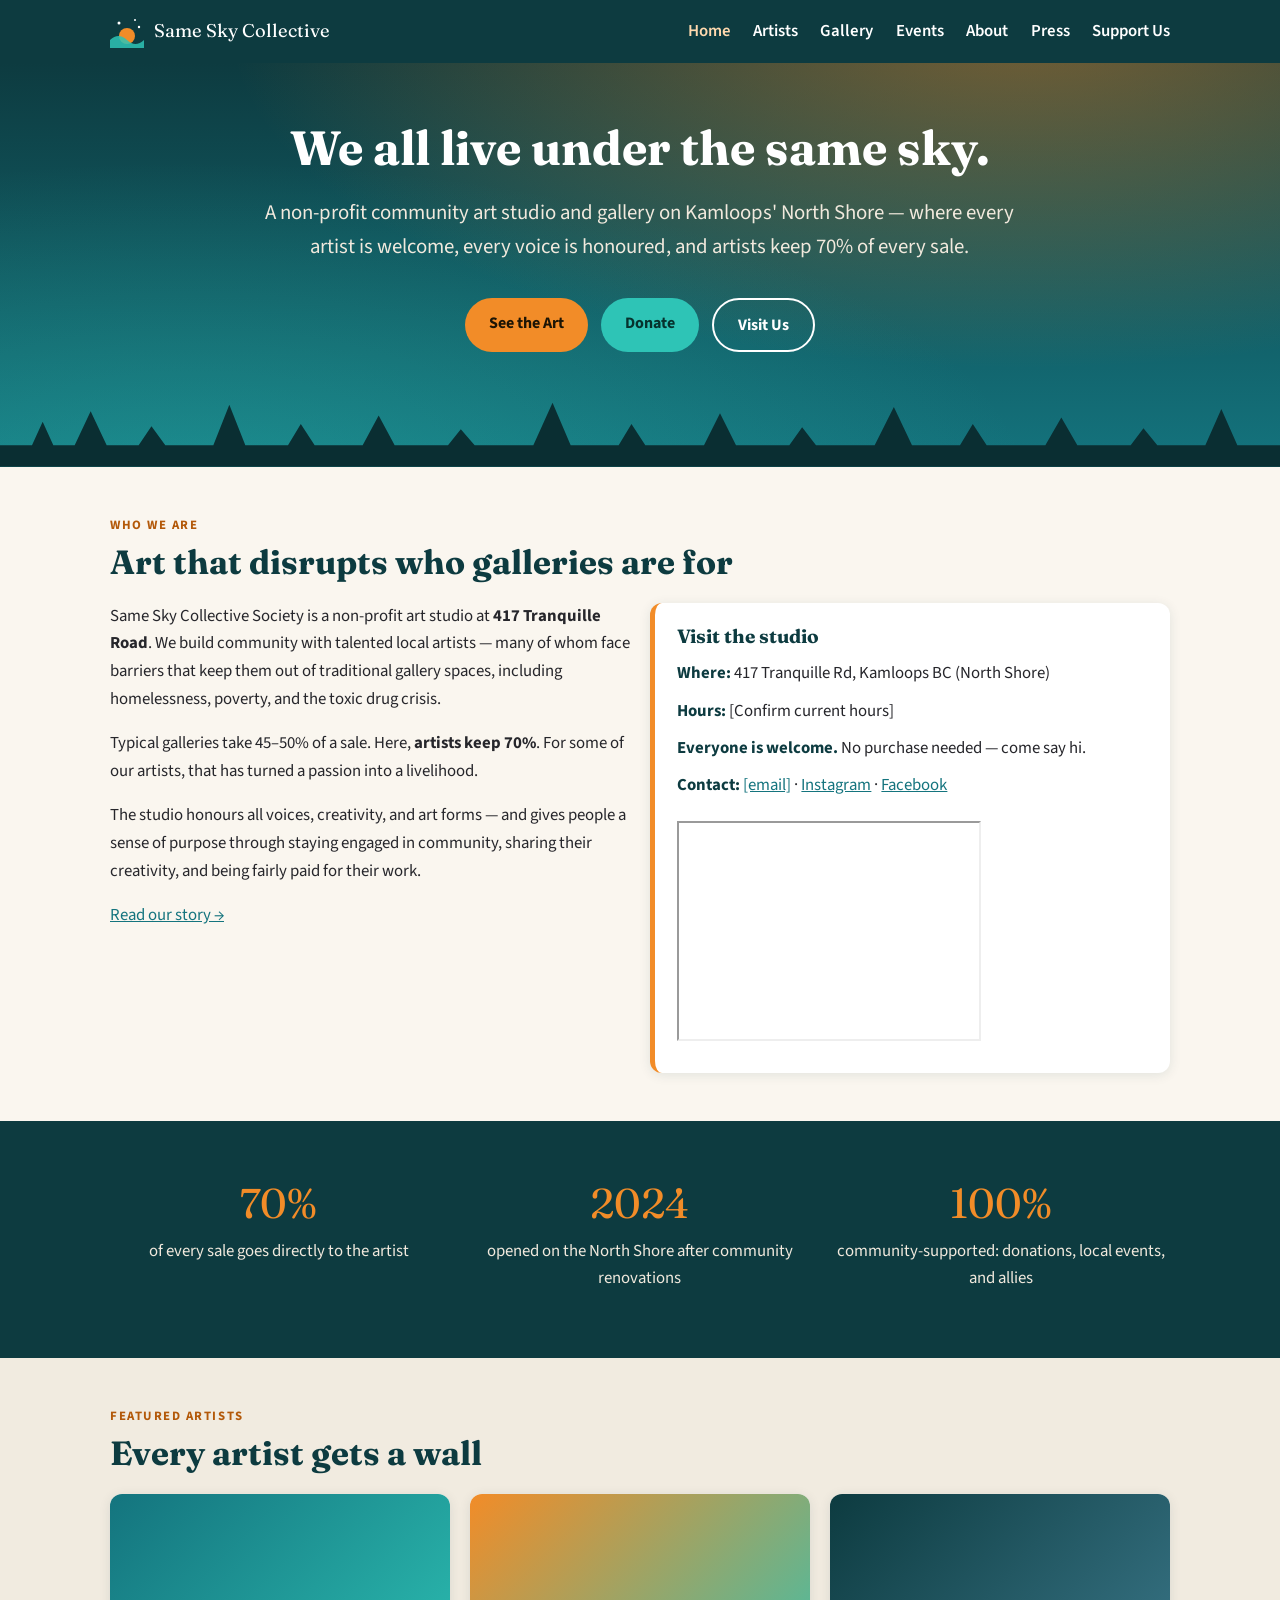
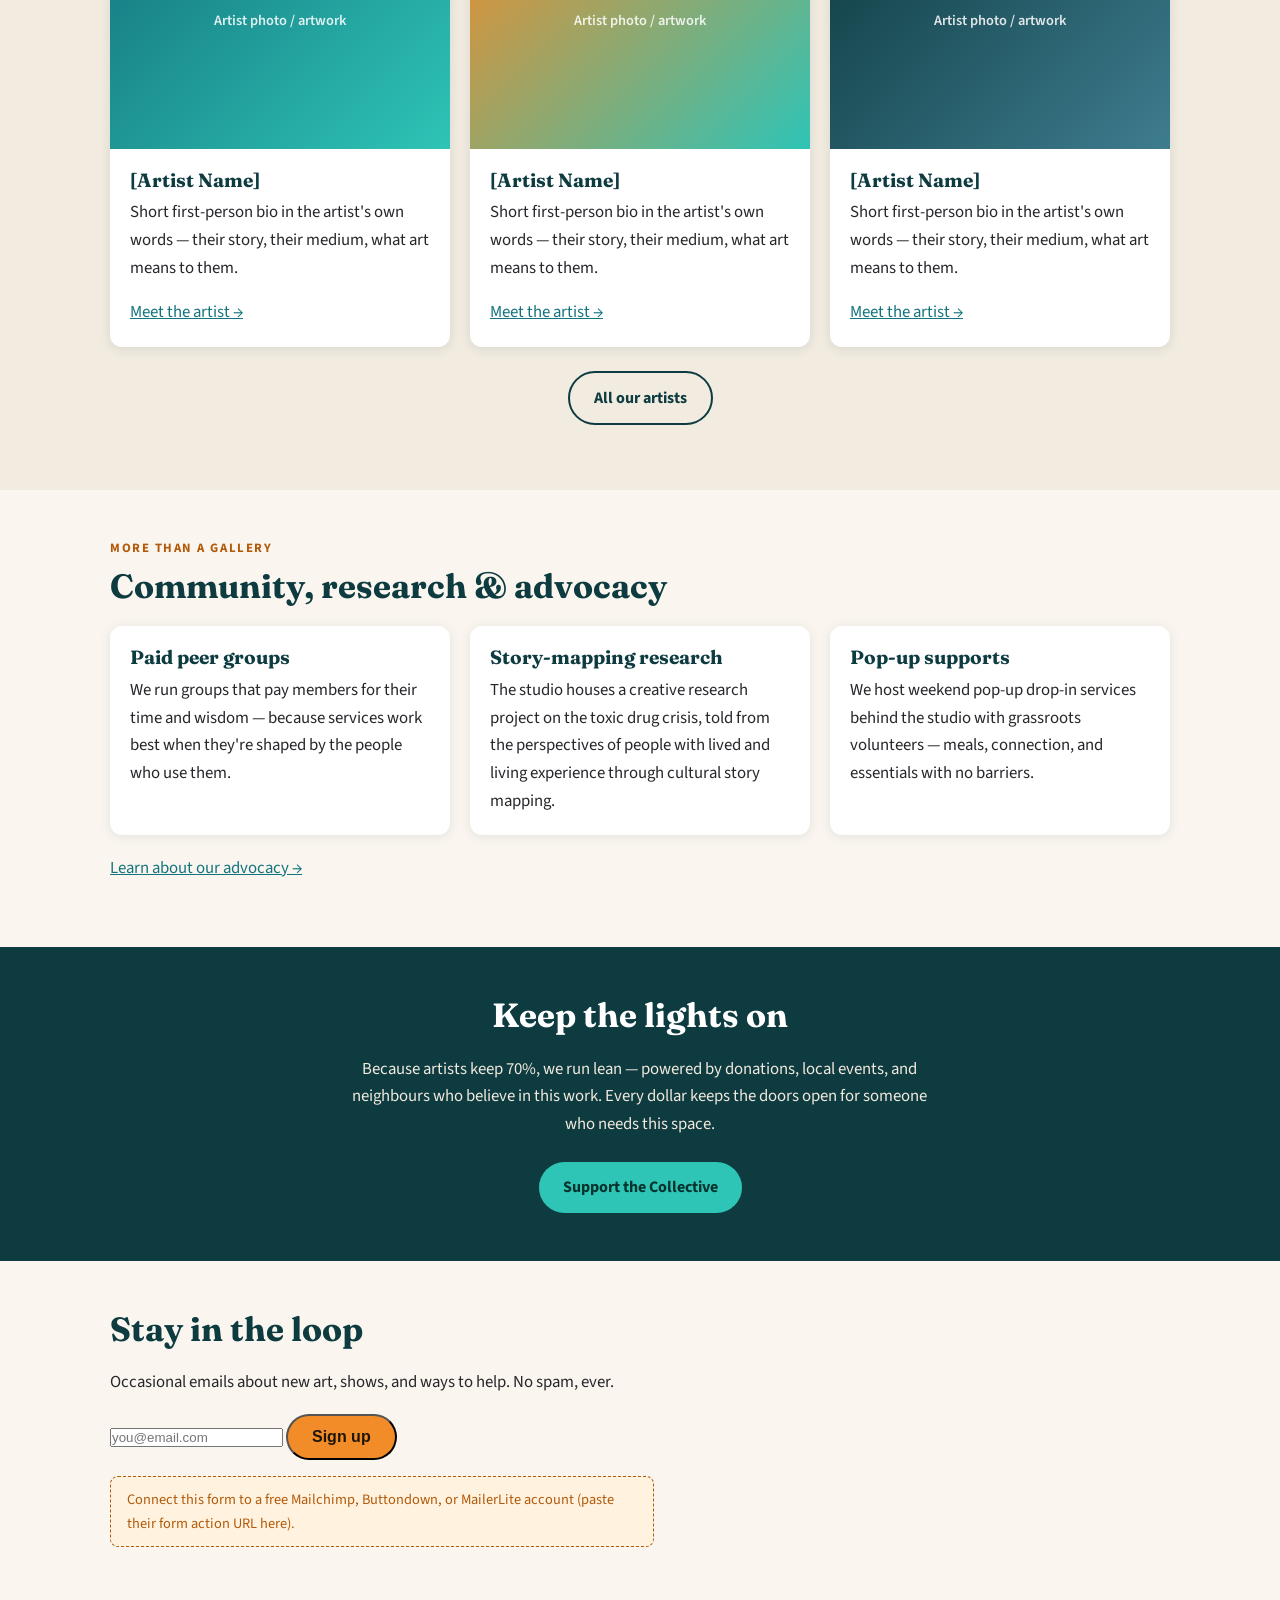
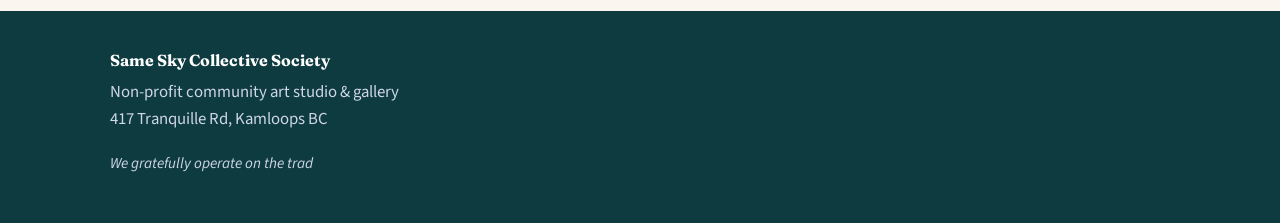
<file: index.html>
<!DOCTYPE html>
<html lang="en">
<head>
<meta charset="UTF-8">
<meta name="viewport" content="width=device-width, initial-scale=1.0">
<title>Same Sky Collective Society — Community Art Studio &amp; Gallery, Kamloops BC</title>
<meta name="description" content="Same Sky Collective Society is a non-profit art studio and gallery at 417 Tranquille Rd on Kamloops' North Shore. Artists keep 70% of every sale. Everyone belongs under the same sky.">
<link rel="preconnect" href="https://fonts.googleapis.com">
<link rel="preconnect" href="https://fonts.gstatic.com" crossorigin>
<link href="https://fonts.googleapis.com/css2?family=Fraunces:opsz,wght@9..144,400;9..144,600;9..144,700&family=Source+Sans+3:wght@400;600;700&display=swap" rel="stylesheet">
<link rel="stylesheet" href="styles.css">
</head>
<body>
<a class="skip-link" href="#main">Skip to main content</a>

<header class="site-header">
  <div class="header-inner">
    <a class="brand" href="index.html" aria-label="Same Sky Collective Society home">
      <svg width="34" height="34" viewBox="0 0 34 34" aria-hidden="true"><circle cx="17" cy="22" r="8" fill="#f28c28"/><path d="M0 26 Q8.5 18 17 26 T34 26 V34 H0 Z" fill="#2ec4b6" opacity="0.85"/><circle cx="9" cy="9" r="1.5" fill="#fff"/><circle cx="25" cy="6" r="1" fill="#fff"/><circle cx="29" cy="13" r="1.2" fill="#fff"/></svg>
      Same Sky Collective
    </a>
    <button class="nav-toggle" aria-expanded="false" aria-controls="nav" onclick="toggleNav(this)">☰<span class="sr-only"> Menu</span></button>
    <nav class="main-nav" id="nav" aria-label="Main">
      <ul>
        <li><a href="index.html" aria-current="page">Home</a></li>
        <li><a href="artists.html">Artists</a></li>
        <li><a href="gallery.html">Gallery</a></li>
        <li><a href="events.html">Events</a></li>
        <li><a href="about.html">About</a></li>
        <li><a href="press.html">Press</a></li>
        <li><a href="support.html">Support Us</a></li>
      </ul>
    </nav>
  </div>
</header>
<nav class="quick-links" aria-label="Quick links">
  <a href="artists.html">Artists</a>
  <a href="gallery.html">Gallery</a>
  <a href="events.html">Events</a>
  <a href="about.html">About</a>
  <a href="press.html">Press</a>
  <a class="ql-donate" href="support.html">Donate</a>
</nav>

<main id="main">

<div class="hero">
  <div class="container">
    <h1>We all live under the same sky.</h1>
    <p class="tagline">A non-profit community art studio and gallery on Kamloops' North Shore — where every artist is welcome, every voice is honoured, and artists keep 70% of every sale.</p>
    <div class="hero-ctas">
      <a class="btn btn-primary" href="gallery.html">See the Art</a>
      <a class="btn btn-donate" href="support.html">Donate</a>
      <a class="btn btn-outline" href="#visit">Visit Us</a>
    </div>
  </div>
  <svg class="treeline" viewBox="0 0 1200 70" preserveAspectRatio="none" aria-hidden="true" style="display:block; width:100%; margin-top:2.5rem; margin-bottom:-4rem;">
    <path d="M0 70 L0 50 L30 50 L40 28 L50 50 L70 50 L85 18 L100 50 L130 50 L142 32 L155 50 L200 50 L215 12 L230 50 L270 50 L282 30 L295 50 L340 50 L355 22 L370 50 L420 50 L432 35 L445 50 L500 50 L518 10 L535 50 L580 50 L592 30 L605 50 L660 50 L675 20 L690 50 L740 50 L752 33 L765 50 L820 50 L838 14 L855 50 L900 50 L912 30 L925 50 L980 50 L995 24 L1010 50 L1060 50 L1072 34 L1085 50 L1130 50 L1145 16 L1160 50 L1200 50 L1200 70 Z" fill="#0a2e32"/>
  </svg>
</div>

<section>
  <div class="container">
    <span class="kicker">Who we are</span>
    <h2>Art that disrupts who galleries are for</h2>
    <div class="grid grid-2">
      <div>
        <p>Same Sky Collective Society is a non-profit art studio at <strong>417 Tranquille Road</strong>. We build community with talented local artists — many of whom face barriers that keep them out of traditional gallery spaces, including homelessness, poverty, and the toxic drug crisis.</p>
        <p>Typical galleries take 45–50% of a sale. Here, <strong>artists keep 70%</strong>. For some of our artists, that has turned a passion into a livelihood.</p>
        <p>The studio honours all voices, creativity, and art forms — and gives people a sense of purpose through staying engaged in community, sharing their creativity, and being fairly paid for their work.</p>
        <p><a href="about.html">Read our story →</a></p>
      </div>
      <div class="info-box" id="visit">
        <h3>Visit the studio</h3>
        <ul>
          <li><strong>Where:</strong> 417 Tranquille Rd, Kamloops BC (North Shore)</li>
          <li><strong>Hours:</strong> [Confirm current hours]</li>
          <li><strong>Everyone is welcome.</strong> No purchase needed — come say hi.</li>
          <li><strong>Contact:</strong> <a href="mailto:hello@example.com">[email]</a> · <a href="https://www.instagram.com/thesameskycollective/">Instagram</a> · <a href="https://www.facebook.com/groups/sameskycollectivesociety/">Facebook</a></li>
        </ul>
        <iframe class="map-embed" style="margin-top:1rem; height:220px;" src="https://www.google.com/maps?q=417+Tranquille+Rd,+Kamloops,+BC&amp;output=embed" title="Map to Same Sky Collective, 417 Tranquille Rd, Kamloops" loading="lazy" referrerpolicy="no-referrer-when-downgrade"></iframe>
      </div>
    </div>
  </div>
</section>

<section class="section-dark">
  <div class="container">
    <div class="stats">
      <div><div class="stat-number">70%</div><p>of every sale goes directly to the artist</p></div>
      <div><div class="stat-number">2024</div><p>opened on the North Shore after community renovations</p></div>
      <div><div class="stat-number">100%</div><p>community-supported: donations, local events, and allies</p></div>
    </div>
  </div>
</section>

<section class="section-alt">
  <div class="container">
    <span class="kicker">Featured artists</span>
    <h2>Every artist gets a wall</h2>
    <div class="grid grid-3">
      <article class="card">
        <div class="ph ph-1">Artist photo / artwork</div>
        <div class="card-body">
          <h3>[Artist Name]</h3>
          <p>Short first-person bio in the artist's own words — their story, their medium, what art means to them.</p>
          <p><a href="artists.html">Meet the artist →</a></p>
        </div>
      </article>
      <article class="card">
        <div class="ph ph-2">Artist photo / artwork</div>
        <div class="card-body">
          <h3>[Artist Name]</h3>
          <p>Short first-person bio in the artist's own words — their story, their medium, what art means to them.</p>
          <p><a href="artists.html">Meet the artist →</a></p>
        </div>
      </article>
      <article class="card">
        <div class="ph ph-3">Artist photo / artwork</div>
        <div class="card-body">
          <h3>[Artist Name]</h3>
          <p>Short first-person bio in the artist's own words — their story, their medium, what art means to them.</p>
          <p><a href="artists.html">Meet the artist →</a></p>
        </div>
      </article>
    </div>
    <p style="text-align:center; margin-top:1.5rem;"><a class="btn btn-outline-dark" href="artists.html">All our artists</a></p>
  </div>
</section>

<section>
  <div class="container">
    <span class="kicker">More than a gallery</span>
    <h2>Community, research &amp; advocacy</h2>
    <div class="grid grid-3">
      <div class="card"><div class="card-body">
        <h3>Paid peer groups</h3>
        <p>We run groups that pay members for their time and wisdom — because services work best when they're shaped by the people who use them.</p>
      </div></div>
      <div class="card"><div class="card-body">
        <h3>Story-mapping research</h3>
        <p>The studio houses a creative research project on the toxic drug crisis, told from the perspectives of people with lived and living experience through cultural story mapping.</p>
      </div></div>
      <div class="card"><div class="card-body">
        <h3>Pop-up supports</h3>
        <p>We host weekend pop-up drop-in services behind the studio with grassroots volunteers — meals, connection, and essentials with no barriers.</p>
      </div></div>
    </div>
    <p style="margin-top:1.2rem;"><a href="about.html#advocacy">Learn about our advocacy →</a></p>
  </div>
</section>

<section class="section-dark">
  <div class="container" style="text-align:center;">
    <h2>Keep the lights on</h2>
    <p style="max-width:36em; margin:0 auto 1.4em;">Because artists keep 70%, we run lean — powered by donations, local events, and neighbours who believe in this work. Every dollar keeps the doors open for someone who needs this space.</p>
    <a class="btn btn-donate" href="support.html">Support the Collective</a>
  </div>
</section>

<section class="newsletter-band">
  <div class="container">
    <h2>Stay in the loop</h2>
    <p style="max-width:36em;">Occasional emails about new art, shows, and ways to help. No spam, ever.</p>
    <form class="newsletter-form" action="#" method="post">
      <label for="nl-email" style="position:absolute;left:-9999px;">Email address</label>
      <input type="email" id="nl-email" name="email" placeholder="you@email.com" required>
      <button class="btn btn-primary" type="submit">Sign up</button>
    </form>
    <p class="note-placeholder" style="max-width:34rem;">Connect this form to a free Mailchimp, Buttondown, or MailerLite account (paste their form action URL here).</p>
  </div>
</section>

</main>

<footer class="site-footer">
  <div class="container footer-grid">
    <div>
      <h4>Same Sky Collective Society</h4>
      <p>Non-profit community art studio &amp; gallery<br>417 Tranquille Rd, Kamloops BC</p>
      <p class="land-ack">We gratefully operate on the trad
</file>
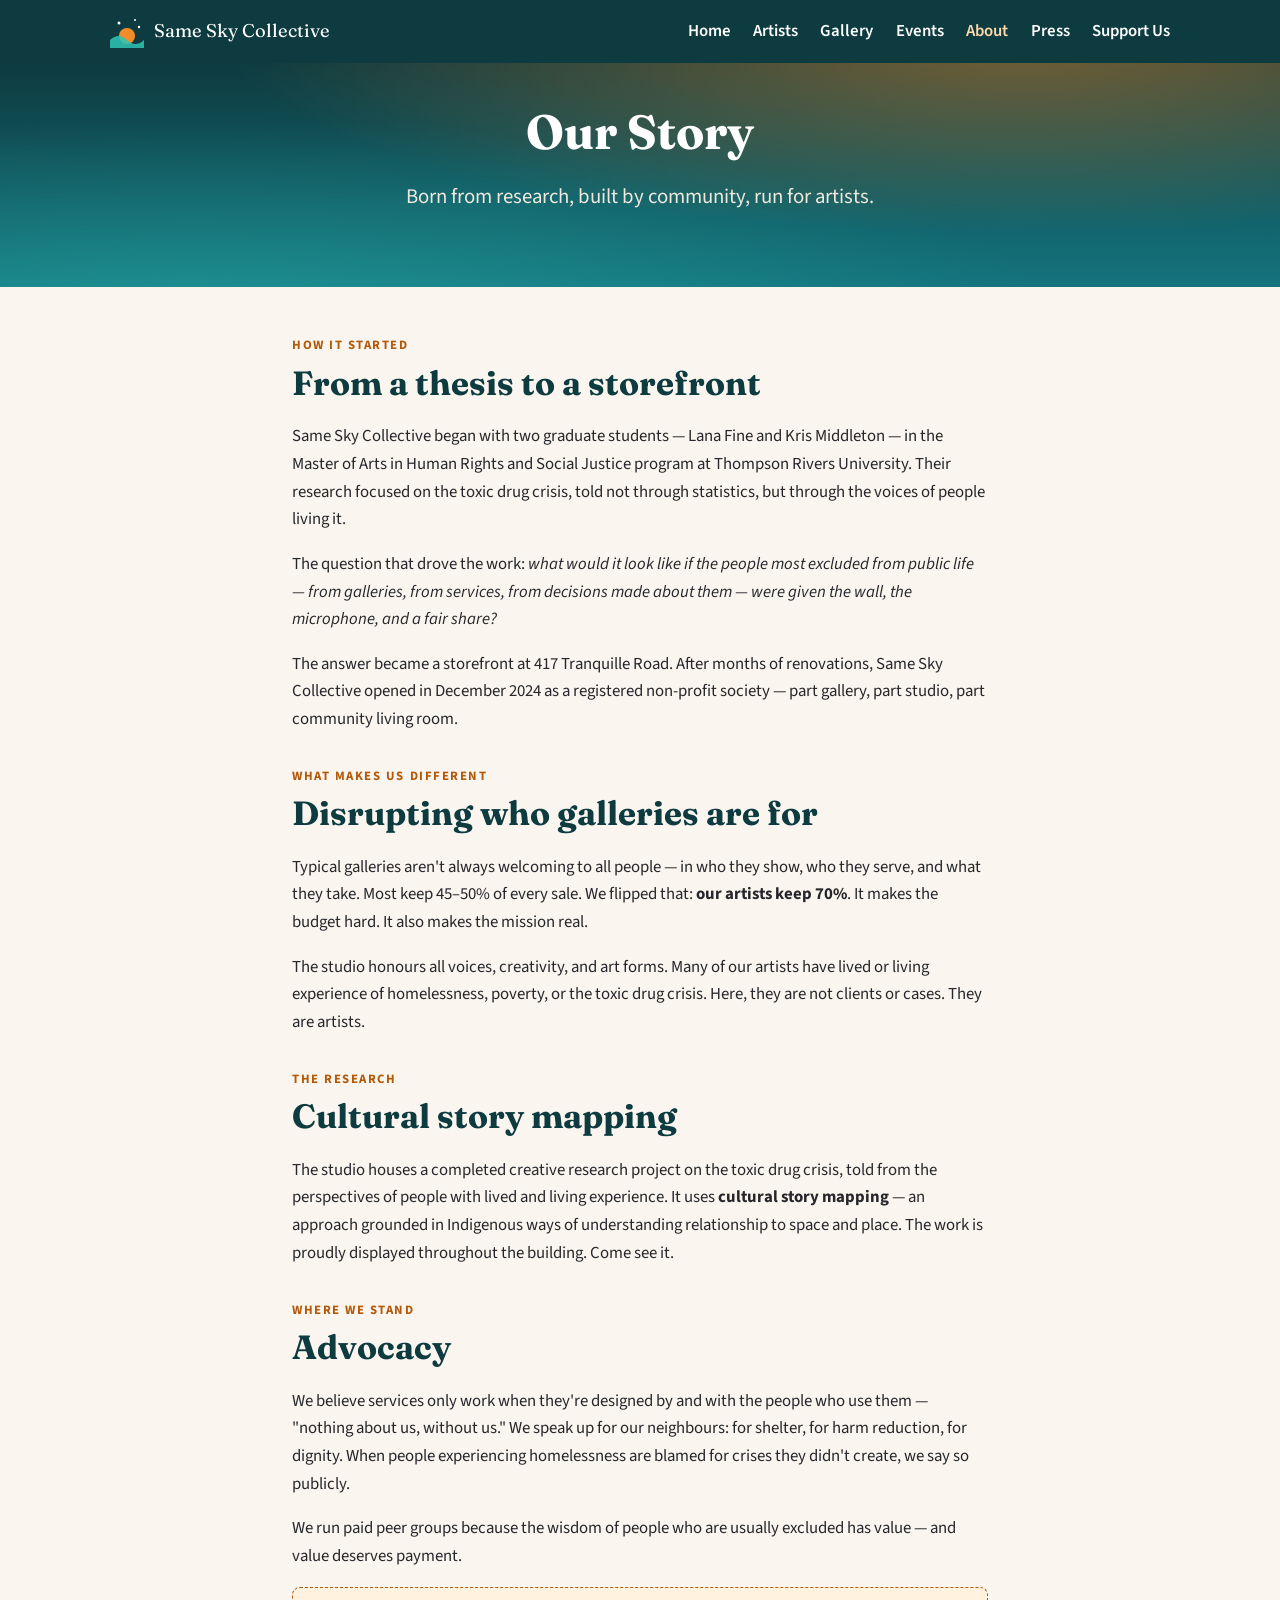
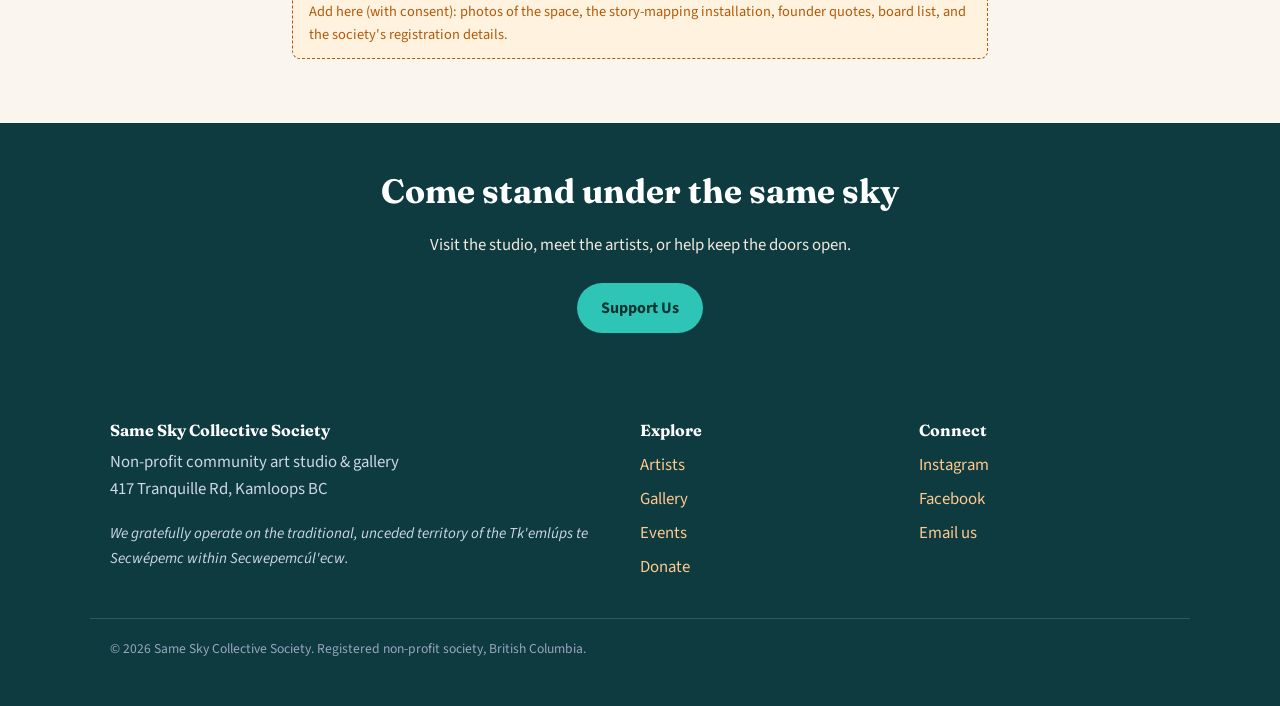
<file: about.html>
<!DOCTYPE html>
<html lang="en">
<head>
<meta charset="UTF-8">
<meta name="viewport" content="width=device-width, initial-scale=1.0">
<title>About — Same Sky Collective Society</title>
<meta name="description" content="The story of Same Sky Collective Society: a Kamloops non-profit art studio born from human rights research, disrupting who galleries are for.">
<link rel="preconnect" href="https://fonts.googleapis.com">
<link rel="preconnect" href="https://fonts.gstatic.com" crossorigin>
<link href="https://fonts.googleapis.com/css2?family=Fraunces:opsz,wght@9..144,400;9..144,600;9..144,700&family=Source+Sans+3:wght@400;600;700&display=swap" rel="stylesheet">
<link rel="stylesheet" href="styles.css">
</head>
<body>
<a class="skip-link" href="#main">Skip to main content</a>

<header class="site-header">
  <div class="header-inner">
    <a class="brand" href="index.html" aria-label="Same Sky Collective Society home">
      <svg width="34" height="34" viewBox="0 0 34 34" aria-hidden="true"><circle cx="17" cy="22" r="8" fill="#f28c28"/><path d="M0 26 Q8.5 18 17 26 T34 26 V34 H0 Z" fill="#2ec4b6" opacity="0.85"/><circle cx="9" cy="9" r="1.5" fill="#fff"/><circle cx="25" cy="6" r="1" fill="#fff"/><circle cx="29" cy="13" r="1.2" fill="#fff"/></svg>
      Same Sky Collective
    </a>
    <button class="nav-toggle" aria-expanded="false" aria-controls="nav" onclick="toggleNav(this)">☰</button>
    <nav class="main-nav" id="nav" aria-label="Main">
      <ul>
        <li><a href="index.html">Home</a></li>
        <li><a href="artists.html">Artists</a></li>
        <li><a href="gallery.html">Gallery</a></li>
        <li><a href="events.html">Events</a></li>
        <li><a href="about.html" aria-current="page">About</a></li>
        <li><a href="press.html">Press</a></li>
        <li><a href="support.html">Support Us</a></li>
      </ul>
    </nav>
  </div>
</header>
<nav class="quick-links" aria-label="Quick links">
  <a href="artists.html">Artists</a>
  <a href="gallery.html">Gallery</a>
  <a href="events.html">Events</a>
  <a href="about.html">About</a>
  <a href="press.html">Press</a>
  <a class="ql-donate" href="support.html">Donate</a>
</nav>

<main id="main">

<div class="hero" style="padding:2.5rem 0;">
  <div class="container">
    <h1>Our Story</h1>
    <p class="tagline">Born from research, built by community, run for artists.</p>
  </div>
</div>

<section>
  <div class="container" style="max-width:46rem;">
    <span class="kicker">How it started</span>
    <h2>From a thesis to a storefront</h2>
    <p>Same Sky Collective began with two graduate students — Lana Fine and Kris Middleton — in the Master of Arts in Human Rights and Social Justice program at Thompson Rivers University. Their research focused on the toxic drug crisis, told not through statistics, but through the voices of people living it.</p>
    <p>The question that drove the work: <em>what would it look like if the people most excluded from public life — from galleries, from services, from decisions made about them — were given the wall, the microphone, and a fair share?</em></p>
    <p>The answer became a storefront at 417 Tranquille Road. After months of renovations, Same Sky Collective opened in December 2024 as a registered non-profit society — part gallery, part studio, part community living room.</p>

    <span class="kicker" style="margin-top:2rem;">What makes us different</span>
    <h2>Disrupting who galleries are for</h2>
    <p>Typical galleries aren't always welcoming to all people — in who they show, who they serve, and what they take. Most keep 45–50% of every sale. We flipped that: <strong>our artists keep 70%</strong>. It makes the budget hard. It also makes the mission real.</p>
    <p>The studio honours all voices, creativity, and art forms. Many of our artists have lived or living experience of homelessness, poverty, or the toxic drug crisis. Here, they are not clients or cases. They are artists.</p>

    <span class="kicker" style="margin-top:2rem;">The research</span>
    <h2 id="research">Cultural story mapping</h2>
    <p>The studio houses a completed creative research project on the toxic drug crisis, told from the perspectives of people with lived and living experience. It uses <strong>cultural story mapping</strong> — an approach grounded in Indigenous ways of understanding relationship to space and place. The work is proudly displayed throughout the building. Come see it.</p>

    <span class="kicker" style="margin-top:2rem;">Where we stand</span>
    <h2 id="advocacy">Advocacy</h2>
    <p>We believe services only work when they're designed by and with the people who use them — "nothing about us, without us." We speak up for our neighbours: for shelter, for harm reduction, for dignity. When people experiencing homelessness are blamed for crises they didn't create, we say so publicly.</p>
    <p>We run paid peer groups because the wisdom of people who are usually excluded has value — and value deserves payment.</p>

    <div class="note-placeholder">Add here (with consent): photos of the space, the story-mapping installation, founder quotes, board list, and the society's registration details.</div>
  </div>
</section>

<section class="section-dark">
  <div class="container" style="text-align:center;">
    <h2>Come stand under the same sky</h2>
    <p style="max-width:34em; margin:0 auto 1.4em;">Visit the studio, meet the artists, or help keep the doors open.</p>
    <a class="btn btn-donate" href="support.html">Support Us</a>
  </div>
</section>

</main>

<footer class="site-footer">
  <div class="container footer-grid">
    <div>
      <h4>Same Sky Collective Society</h4>
      <p>Non-profit community art studio &amp; gallery<br>417 Tranquille Rd, Kamloops BC</p>
      <p class="land-ack">We gratefully operate on the traditional, unceded territory of the Tk'emlúps te Secwépemc within Secwepemcúl'ecw.</p>
    </div>
    <div>
      <h4>Explore</h4>
      <ul>
        <li><a href="artists.html">Artists</a></li>
        <li><a href="gallery.html">Gallery</a></li>
        <li><a href="events.html">Events</a></li>
        <li><a href="support.html">Donate</a></li>
      </ul>
    </div>
    <div>
      <h4>Connect</h4>
      <ul>
        <li><a href="https://www.instagram.com/thesameskycollective/">Instagram</a></li>
        <li><a href="https://www.facebook.com/groups/sameskycollectivesociety/">Facebook</a></li>
        <li><a href="mailto:hello@example.com">Email us</a></li>
      </ul>
    </div>
  </div>
  <div class="container footer-note">
    <p>© 2026 Same Sky Collective Society. Registered non-profit society, British Columbia.</p>
  </div>
</footer>

<script>
function toggleNav(btn){
  const nav = document.getElementById('nav');
  const open = nav.classList.toggle('open');
  btn.setAttribute('ari
</file>
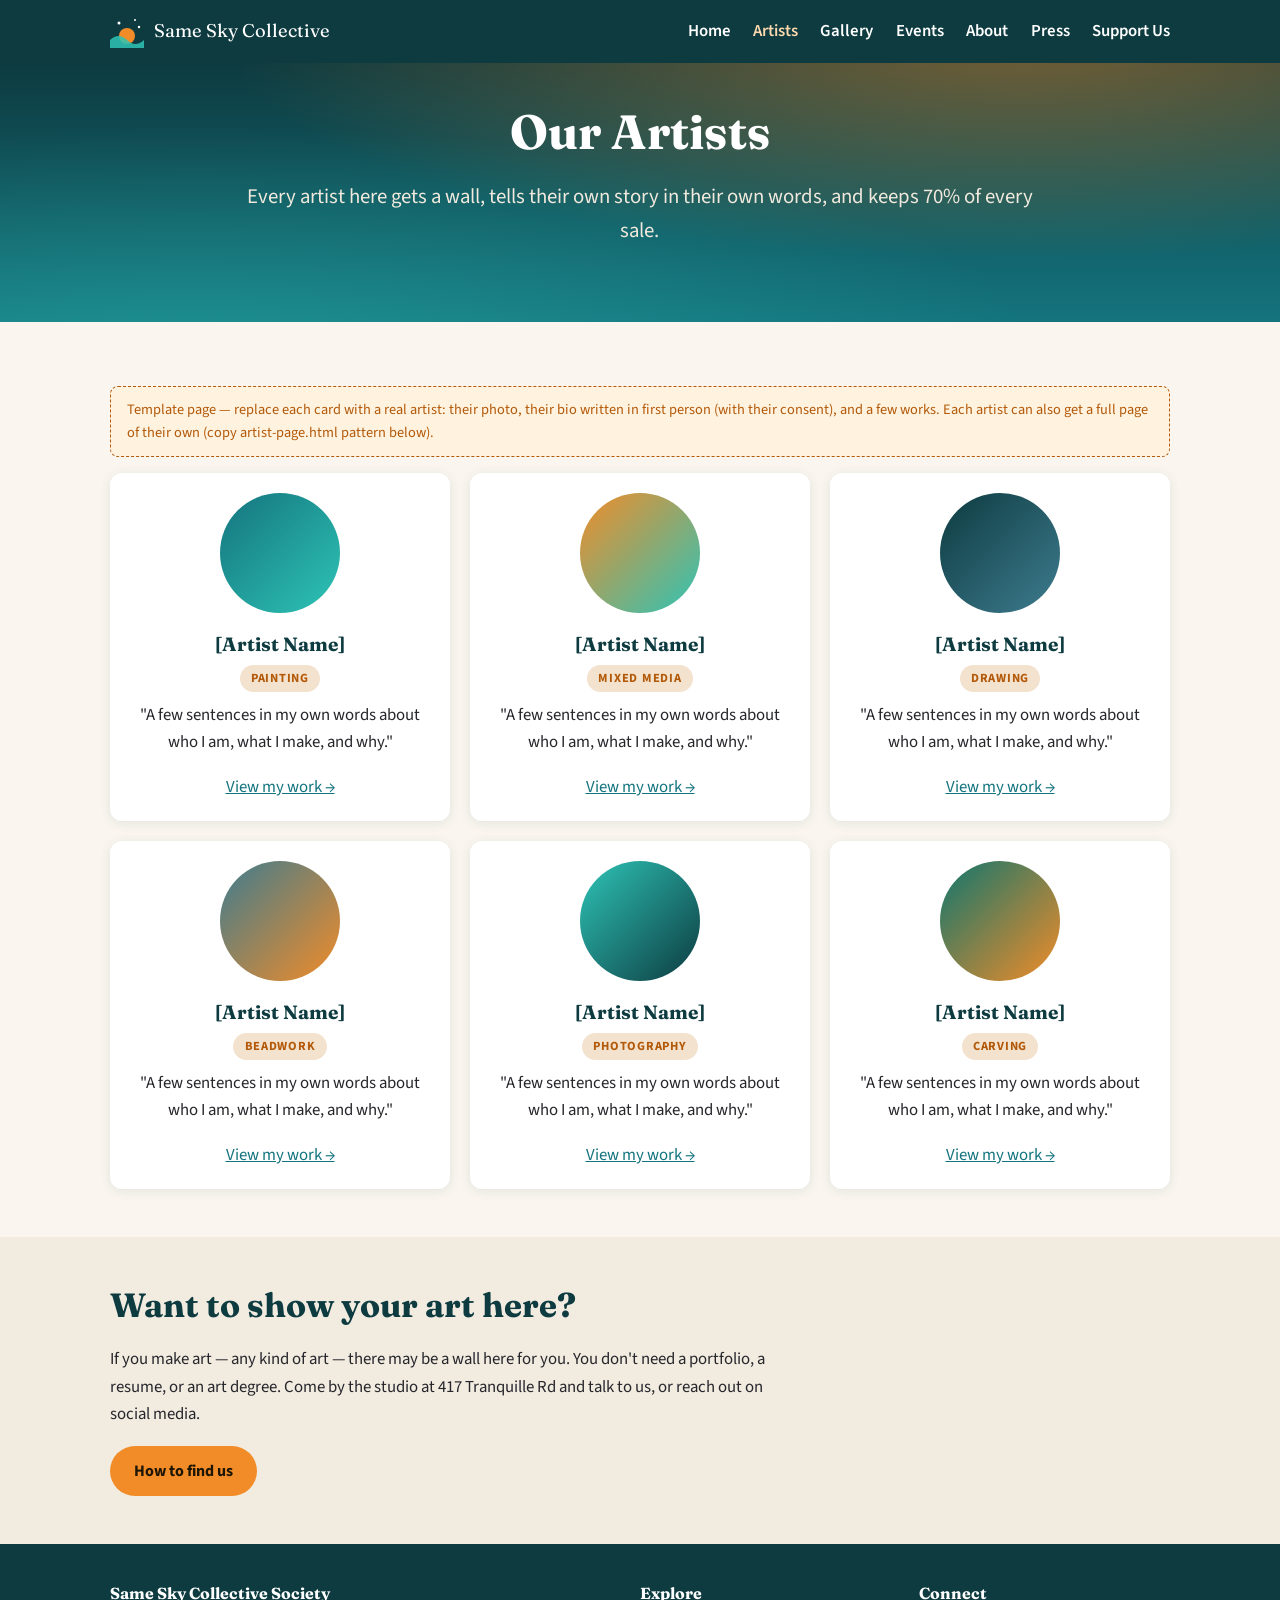
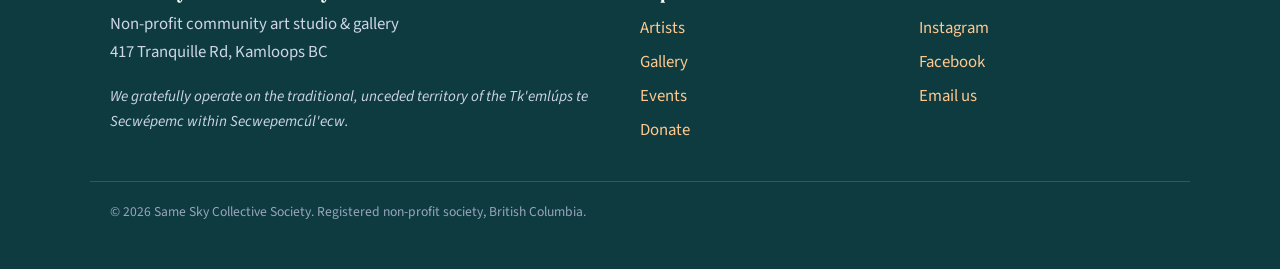
<file: artists.html>
<!DOCTYPE html>
<html lang="en">
<head>
<meta charset="UTF-8">
<meta name="viewport" content="width=device-width, initial-scale=1.0">
<title>Our Artists — Same Sky Collective Society</title>
<meta name="description" content="Meet the artists of Same Sky Collective in Kamloops. Every artist gets their own wall, tells their own story, and keeps 70% of every sale.">
<link rel="preconnect" href="https://fonts.googleapis.com">
<link rel="preconnect" href="https://fonts.gstatic.com" crossorigin>
<link href="https://fonts.googleapis.com/css2?family=Fraunces:opsz,wght@9..144,400;9..144,600;9..144,700&family=Source+Sans+3:wght@400;600;700&display=swap" rel="stylesheet">
<link rel="stylesheet" href="styles.css">
</head>
<body>
<a class="skip-link" href="#main">Skip to main content</a>

<header class="site-header">
  <div class="header-inner">
    <a class="brand" href="index.html" aria-label="Same Sky Collective Society home">
      <svg width="34" height="34" viewBox="0 0 34 34" aria-hidden="true"><circle cx="17" cy="22" r="8" fill="#f28c28"/><path d="M0 26 Q8.5 18 17 26 T34 26 V34 H0 Z" fill="#2ec4b6" opacity="0.85"/><circle cx="9" cy="9" r="1.5" fill="#fff"/><circle cx="25" cy="6" r="1" fill="#fff"/><circle cx="29" cy="13" r="1.2" fill="#fff"/></svg>
      Same Sky Collective
    </a>
    <button class="nav-toggle" aria-expanded="false" aria-controls="nav" onclick="toggleNav(this)">☰</button>
    <nav class="main-nav" id="nav" aria-label="Main">
      <ul>
        <li><a href="index.html">Home</a></li>
        <li><a href="artists.html" aria-current="page">Artists</a></li>
        <li><a href="gallery.html">Gallery</a></li>
        <li><a href="events.html">Events</a></li>
        <li><a href="about.html">About</a></li>
        <li><a href="press.html">Press</a></li>
        <li><a href="support.html">Support Us</a></li>
      </ul>
    </nav>
  </div>
</header>
<nav class="quick-links" aria-label="Quick links">
  <a href="artists.html">Artists</a>
  <a href="gallery.html">Gallery</a>
  <a href="events.html">Events</a>
  <a href="about.html">About</a>
  <a href="press.html">Press</a>
  <a class="ql-donate" href="support.html">Donate</a>
</nav>

<main id="main">

<div class="hero" style="padding:2.5rem 0;">
  <div class="container">
    <h1>Our Artists</h1>
    <p class="tagline">Every artist here gets a wall, tells their own story in their own words, and keeps 70% of every sale.</p>
  </div>
</div>

<section>
  <div class="container">
    <div class="note-placeholder">Template page — replace each card with a real artist: their photo, their bio written in first person (with their consent), and a few works. Each artist can also get a full page of their own (copy artist-page.html pattern below).</div>

    <div class="grid grid-3">
      <article class="card">
        <div class="ph ph-1 ph-portrait" role="img" aria-label="Artist portrait placeholder"></div>
        <div class="card-body" style="text-align:center;">
          <h3>[Artist Name]</h3>
          <p class="badge">Painting</p>
          <p>"A few sentences in my own words about who I am, what I make, and why."</p>
          <p><a href="gallery.html">View my work →</a></p>
        </div>
      </article>
      <article class="card">
        <div class="ph ph-2 ph-portrait" role="img" aria-label="Artist portrait placeholder"></div>
        <div class="card-body" style="text-align:center;">
          <h3>[Artist Name]</h3>
          <p class="badge">Mixed media</p>
          <p>"A few sentences in my own words about who I am, what I make, and why."</p>
          <p><a href="gallery.html">View my work →</a></p>
        </div>
      </article>
      <article class="card">
        <div class="ph ph-3 ph-portrait" role="img" aria-label="Artist portrait placeholder"></div>
        <div class="card-body" style="text-align:center;">
          <h3>[Artist Name]</h3>
          <p class="badge">Drawing</p>
          <p>"A few sentences in my own words about who I am, what I make, and why."</p>
          <p><a href="gallery.html">View my work →</a></p>
        </div>
      </article>
      <article class="card">
        <div class="ph ph-4 ph-portrait" role="img" aria-label="Artist portrait placeholder"></div>
        <div class="card-body" style="text-align:center;">
          <h3>[Artist Name]</h3>
          <p class="badge">Beadwork</p>
          <p>"A few sentences in my own words about who I am, what I make, and why."</p>
          <p><a href="gallery.html">View my work →</a></p>
        </div>
      </article>
      <article class="card">
        <div class="ph ph-5 ph-portrait" role="img" aria-label="Artist portrait placeholder"></div>
        <div class="card-body" style="text-align:center;">
          <h3>[Artist Name]</h3>
          <p class="badge">Photography</p>
          <p>"A few sentences in my own words about who I am, what I make, and why."</p>
          <p><a href="gallery.html">View my work →</a></p>
        </div>
      </article>
      <article class="card">
        <div class="ph ph-6 ph-portrait" role="img" aria-label="Artist portrait placeholder"></div>
        <div class="card-body" style="text-align:center;">
          <h3>[Artist Name]</h3>
          <p class="badge">Carving</p>
          <p>"A few sentences in my own words about who I am, what I make, and why."</p>
          <p><a href="gallery.html">View my work →</a></p>
        </div>
      </article>
    </div>
  </div>
</section>

<section class="section-alt">
  <div class="container">
    <h2>Want to show your art here?</h2>
    <p style="max-width:40em;">If you make art — any kind of art — there may be a wall here for you. You don't need a portfolio, a resume, or an art degree. Come by the studio at 417 Tranquille Rd and talk to us, or reach out on social media.</p>
    <a class="btn btn-primary" href="index.html#visit">How to find us</a>
  </div>
</section>

</main>

<footer class="site-footer">
  <div class="container footer-grid">
    <div>
      <h4>Same Sky Collective Society</h4>
      <p>Non-profit community art studio &amp; gallery<br>417 Tranquille Rd, Kamloops BC</p>
      <p class="land-ack">We gratefully operate on the traditional, unceded territory of the Tk'emlúps te Secwépemc within Secwepemcúl'ecw.</p>
    </div>
    <div>
      <h4>Explore</h4>
      <ul>
        <li><a href="artists.html">Artists</a></li>
        <li><a href="gallery.html">Gallery</a></li>
        <li><a href="events.html">Events</a></li>
        <li><a href="support.html">Donate</a></li>
      </ul>
    </div>
    <div>
      <h4>Connect</h4>
      <ul>
        <li><a href="https://www.instagram.com/thesameskycollective/">Instagram</a></li>
        <li><a href="https://www.facebook.com/groups/sameskycollectivesociety/">Facebook</a></li>
        <li><a href="mailto:hello@example.com">Email us</a></li>
      </ul>
    </div>
  </div>
  <div class="container footer-note">
    <p>© 2026 Same Sky Collective Society. Registered non-profit society, British Columbia.</p>
  </div>
</footer>

<script>
function toggleNav(btn){
  const nav = document.getElementById('nav');
  const open = nav.classList.toggle('open');
  btn.setAttribute('ari
</file>
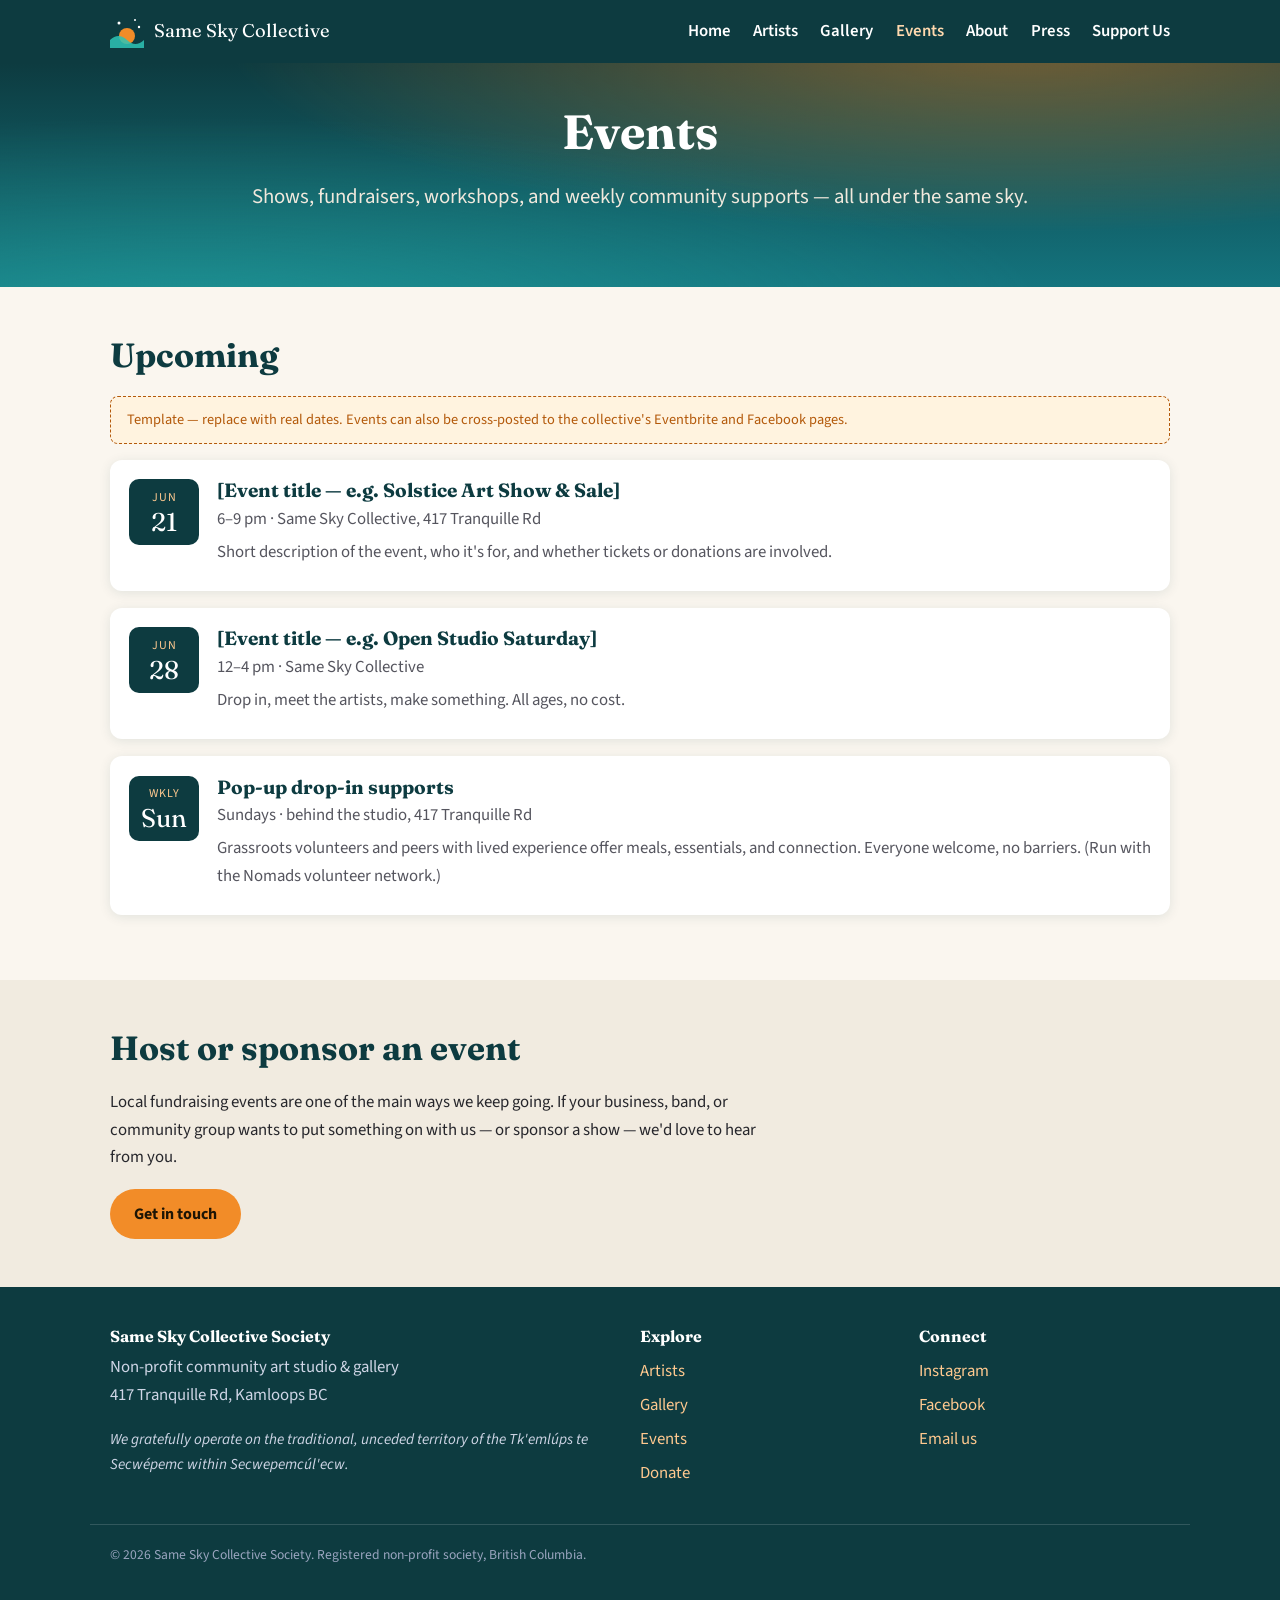
<file: events.html>
<!DOCTYPE html>
<html lang="en">
<head>
<meta charset="UTF-8">
<meta name="viewport" content="width=device-width, initial-scale=1.0">
<title>Events — Same Sky Collective Society</title>
<meta name="description" content="Art shows, fundraisers, workshops and weekend pop-up drop-in supports at Same Sky Collective, 417 Tranquille Rd, Kamloops.">
<link rel="preconnect" href="https://fonts.googleapis.com">
<link rel="preconnect" href="https://fonts.gstatic.com" crossorigin>
<link href="https://fonts.googleapis.com/css2?family=Fraunces:opsz,wght@9..144,400;9..144,600;9..144,700&family=Source+Sans+3:wght@400;600;700&display=swap" rel="stylesheet">
<link rel="stylesheet" href="styles.css">
</head>
<body>
<a class="skip-link" href="#main">Skip to main content</a>

<header class="site-header">
  <div class="header-inner">
    <a class="brand" href="index.html" aria-label="Same Sky Collective Society home">
      <svg width="34" height="34" viewBox="0 0 34 34" aria-hidden="true"><circle cx="17" cy="22" r="8" fill="#f28c28"/><path d="M0 26 Q8.5 18 17 26 T34 26 V34 H0 Z" fill="#2ec4b6" opacity="0.85"/><circle cx="9" cy="9" r="1.5" fill="#fff"/><circle cx="25" cy="6" r="1" fill="#fff"/><circle cx="29" cy="13" r="1.2" fill="#fff"/></svg>
      Same Sky Collective
    </a>
    <button class="nav-toggle" aria-expanded="false" aria-controls="nav" onclick="toggleNav(this)">☰</button>
    <nav class="main-nav" id="nav" aria-label="Main">
      <ul>
        <li><a href="index.html">Home</a></li>
        <li><a href="artists.html">Artists</a></li>
        <li><a href="gallery.html">Gallery</a></li>
        <li><a href="events.html" aria-current="page">Events</a></li>
        <li><a href="about.html">About</a></li>
        <li><a href="press.html">Press</a></li>
        <li><a href="support.html">Support Us</a></li>
      </ul>
    </nav>
  </div>
</header>
<nav class="quick-links" aria-label="Quick links">
  <a href="artists.html">Artists</a>
  <a href="gallery.html">Gallery</a>
  <a href="events.html">Events</a>
  <a href="about.html">About</a>
  <a href="press.html">Press</a>
  <a class="ql-donate" href="support.html">Donate</a>
</nav>

<main id="main">

<div class="hero" style="padding:2.5rem 0;">
  <div class="container">
    <h1>Events</h1>
    <p class="tagline">Shows, fundraisers, workshops, and weekly community supports — all under the same sky.</p>
  </div>
</div>

<section>
  <div class="container">
    <h2>Upcoming</h2>
    <div class="note-placeholder">Template — replace with real dates. Events can also be cross-posted to the collective's Eventbrite and Facebook pages.</div>

    <div class="event">
      <div class="event-date"><span class="month">Jun</span><span class="day">21</span></div>
      <div>
        <h3>[Event title — e.g. Solstice Art Show &amp; Sale]</h3>
        <p>6–9 pm · Same Sky Collective, 417 Tranquille Rd</p>
        <p>Short description of the event, who it's for, and whether tickets or donations are involved.</p>
      </div>
    </div>

    <div class="event">
      <div class="event-date"><span class="month">Jun</span><span class="day">28</span></div>
      <div>
        <h3>[Event title — e.g. Open Studio Saturday]</h3>
        <p>12–4 pm · Same Sky Collective</p>
        <p>Drop in, meet the artists, make something. All ages, no cost.</p>
      </div>
    </div>

    <div class="event">
      <div class="event-date"><span class="month">Wkly</span><span class="day">Sun</span></div>
      <div>
        <h3>Pop-up drop-in supports</h3>
        <p>Sundays · behind the studio, 417 Tranquille Rd</p>
        <p>Grassroots volunteers and peers with lived experience offer meals, essentials, and connection. Everyone welcome, no barriers. (Run with the Nomads volunteer network.)</p>
      </div>
    </div>
  </div>
</section>

<section class="section-alt">
  <div class="container">
    <h2>Host or sponsor an event</h2>
    <p style="max-width:40em;">Local fundraising events are one of the main ways we keep going. If your business, band, or community group wants to put something on with us — or sponsor a show — we'd love to hear from you.</p>
    <a class="btn btn-primary" href="mailto:hello@example.com?subject=Event%20idea">Get in touch</a>
  </div>
</section>

</main>

<footer class="site-footer">
  <div class="container footer-grid">
    <div>
      <h4>Same Sky Collective Society</h4>
      <p>Non-profit community art studio &amp; gallery<br>417 Tranquille Rd, Kamloops BC</p>
      <p class="land-ack">We gratefully operate on the traditional, unceded territory of the Tk'emlúps te Secwépemc within Secwepemcúl'ecw.</p>
    </div>
    <div>
      <h4>Explore</h4>
      <ul>
        <li><a href="artists.html">Artists</a></li>
        <li><a href="gallery.html">Gallery</a></li>
        <li><a href="events.html">Events</a></li>
        <li><a href="support.html">Donate</a></li>
      </ul>
    </div>
    <div>
      <h4>Connect</h4>
      <ul>
        <li><a href="https://www.instagram.com/thesameskycollective/">Instagram</a></li>
        <li><a href="https://www.facebook.com/groups/sameskycollectivesociety/">Facebook</a></li>
        <li><a href="mailto:hello@example.com">Email us</a></li>
      </ul>
    </div>
  </div>
  <div class="container footer-note">
    <p>© 2026 Same Sky Collective Society. Registered non-profit society, British Columbia.</p>
  </div>
</footer>

<script>
function toggleNav(btn){
  const nav = document.getElementById('nav');
  const open = nav.classList.toggle('open');
  btn.setAttribute('ari
</file>
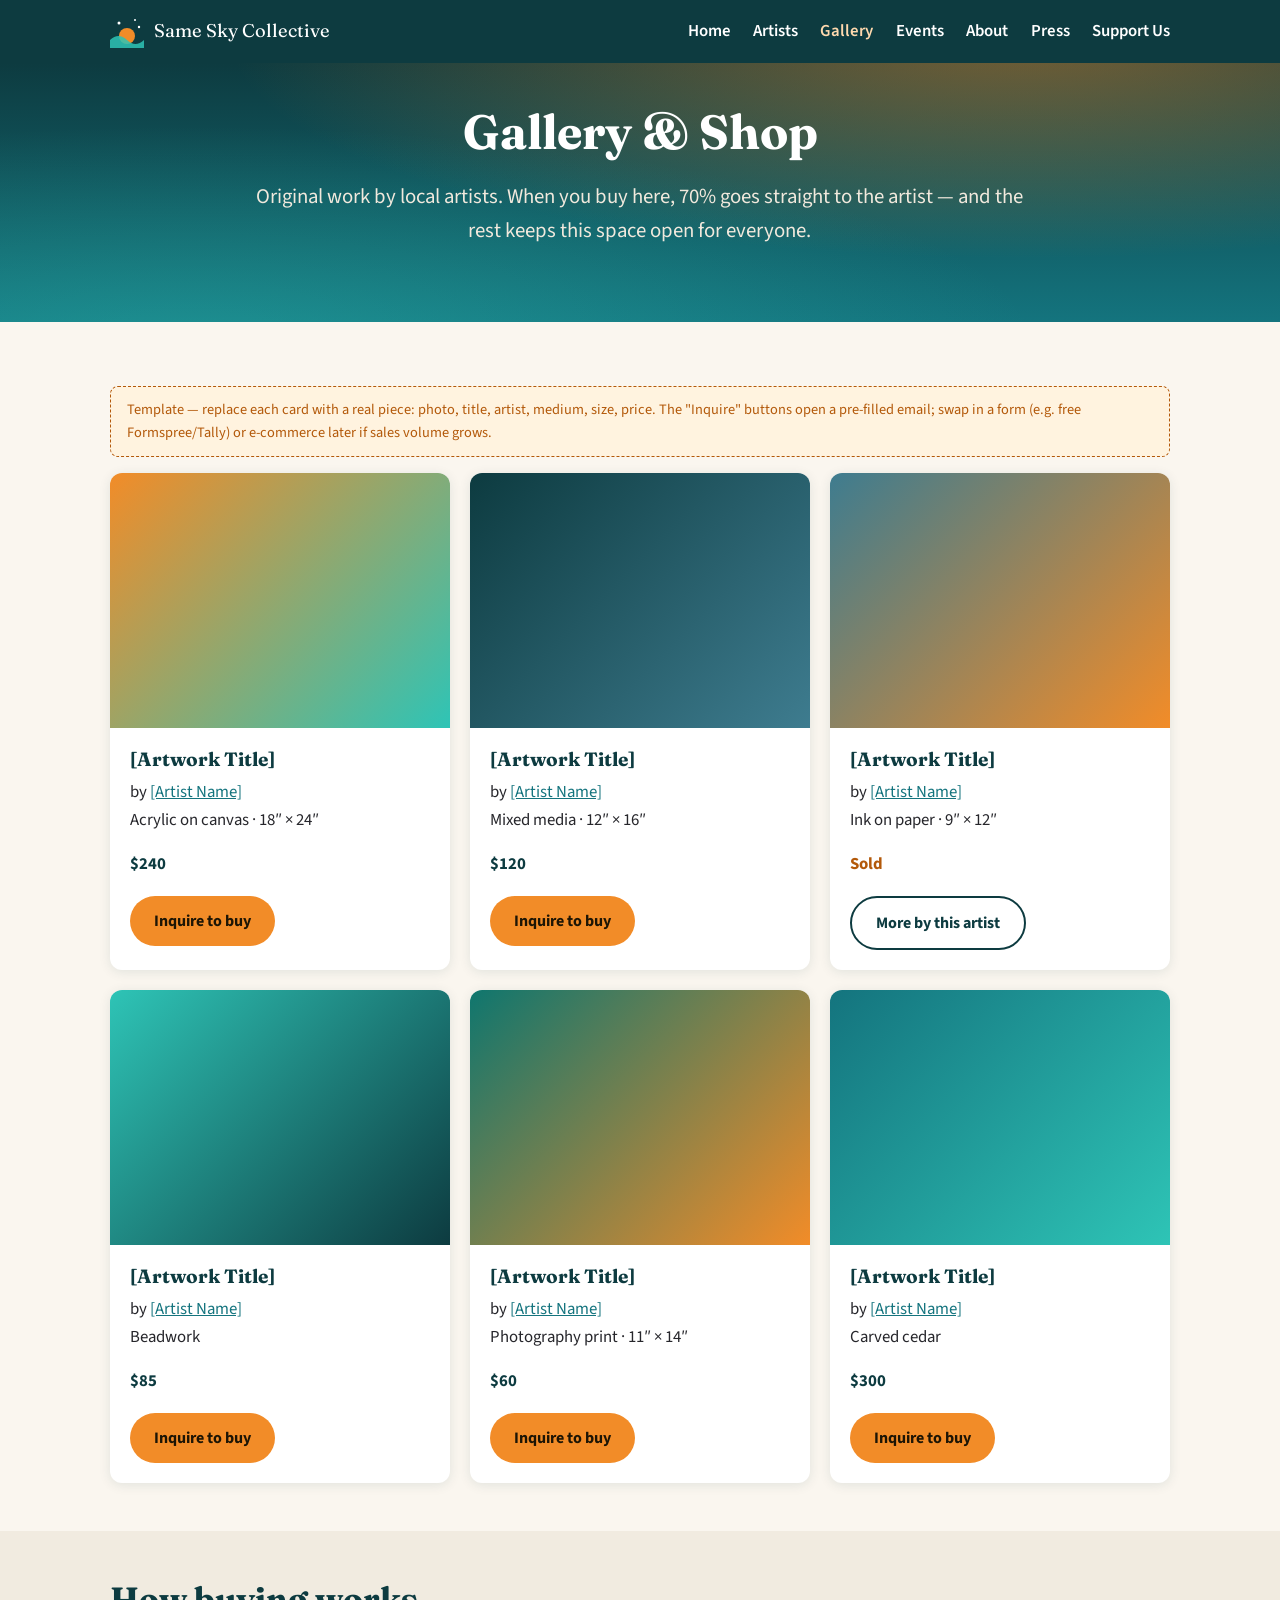
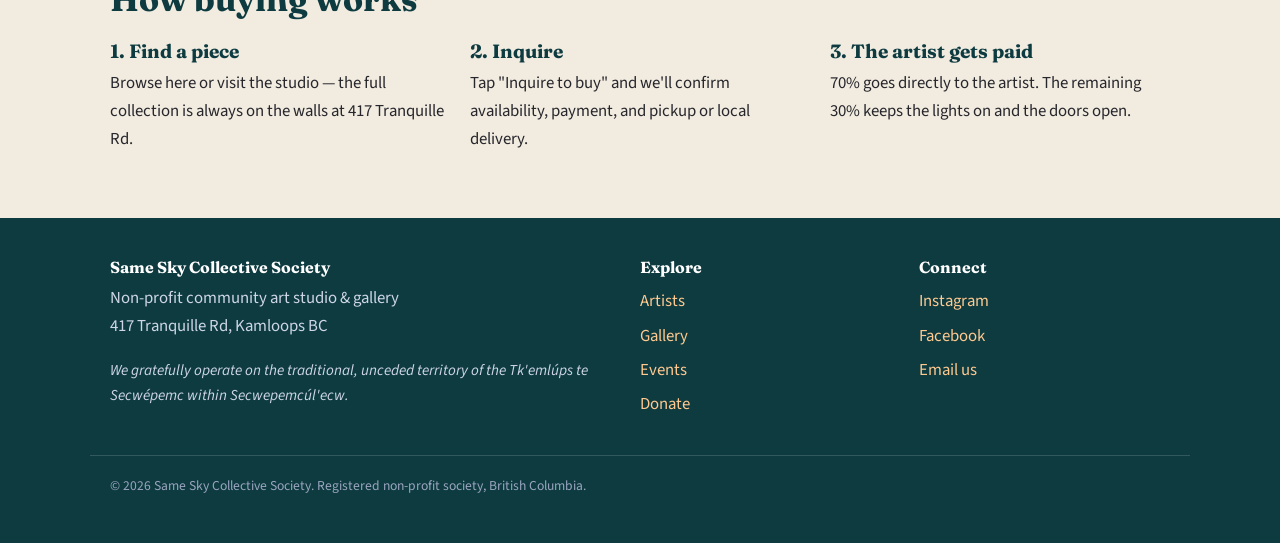
<file: gallery.html>
<!DOCTYPE html>
<html lang="en">
<head>
<meta charset="UTF-8">
<meta name="viewport" content="width=device-width, initial-scale=1.0">
<title>Gallery &amp; Shop — Same Sky Collective Society</title>
<meta name="description" content="Browse and buy original art by Kamloops artists at Same Sky Collective. Artists keep 70% of every sale. Inquire online or visit us at 417 Tranquille Rd.">
<link rel="preconnect" href="https://fonts.googleapis.com">
<link rel="preconnect" href="https://fonts.gstatic.com" crossorigin>
<link href="https://fonts.googleapis.com/css2?family=Fraunces:opsz,wght@9..144,400;9..144,600;9..144,700&family=Source+Sans+3:wght@400;600;700&display=swap" rel="stylesheet">
<link rel="stylesheet" href="styles.css">
</head>
<body>
<a class="skip-link" href="#main">Skip to main content</a>

<header class="site-header">
  <div class="header-inner">
    <a class="brand" href="index.html" aria-label="Same Sky Collective Society home">
      <svg width="34" height="34" viewBox="0 0 34 34" aria-hidden="true"><circle cx="17" cy="22" r="8" fill="#f28c28"/><path d="M0 26 Q8.5 18 17 26 T34 26 V34 H0 Z" fill="#2ec4b6" opacity="0.85"/><circle cx="9" cy="9" r="1.5" fill="#fff"/><circle cx="25" cy="6" r="1" fill="#fff"/><circle cx="29" cy="13" r="1.2" fill="#fff"/></svg>
      Same Sky Collective
    </a>
    <button class="nav-toggle" aria-expanded="false" aria-controls="nav" onclick="toggleNav(this)">☰</button>
    <nav class="main-nav" id="nav" aria-label="Main">
      <ul>
        <li><a href="index.html">Home</a></li>
        <li><a href="artists.html">Artists</a></li>
        <li><a href="gallery.html" aria-current="page">Gallery</a></li>
        <li><a href="events.html">Events</a></li>
        <li><a href="about.html">About</a></li>
        <li><a href="press.html">Press</a></li>
        <li><a href="support.html">Support Us</a></li>
      </ul>
    </nav>
  </div>
</header>
<nav class="quick-links" aria-label="Quick links">
  <a href="artists.html">Artists</a>
  <a href="gallery.html">Gallery</a>
  <a href="events.html">Events</a>
  <a href="about.html">About</a>
  <a href="press.html">Press</a>
  <a class="ql-donate" href="support.html">Donate</a>
</nav>

<main id="main">

<div class="hero" style="padding:2.5rem 0;">
  <div class="container">
    <h1>Gallery &amp; Shop</h1>
    <p class="tagline">Original work by local artists. When you buy here, 70% goes straight to the artist — and the rest keeps this space open for everyone.</p>
  </div>
</div>

<section>
  <div class="container">
    <div class="note-placeholder">Template — replace each card with a real piece: photo, title, artist, medium, size, price. The "Inquire" buttons open a pre-filled email; swap in a form (e.g. free Formspree/Tally) or e-commerce later if sales volume grows.</div>

    <div class="grid grid-3">
      <article class="card">
        <div class="ph ph-2" role="img" aria-label="Artwork placeholder"></div>
        <div class="card-body">
          <h3>[Artwork Title]</h3>
          <p>by <a href="artists.html">[Artist Name]</a><br>Acrylic on canvas · 18″ × 24″</p>
          <p class="price">$240</p>
          <a class="btn btn-primary" href="mailto:hello@example.com?subject=Artwork%20inquiry:%20[Artwork%20Title]">Inquire to buy</a>
        </div>
      </article>
      <article class="card">
        <div class="ph ph-3" role="img" aria-label="Artwork placeholder"></div>
        <div class="card-body">
          <h3>[Artwork Title]</h3>
          <p>by <a href="artists.html">[Artist Name]</a><br>Mixed media · 12″ × 16″</p>
          <p class="price">$120</p>
          <a class="btn btn-primary" href="mailto:hello@example.com?subject=Artwork%20inquiry:%20[Artwork%20Title]">Inquire to buy</a>
        </div>
      </article>
      <article class="card">
        <div class="ph ph-4" role="img" aria-label="Artwork placeholder"></div>
        <div class="card-body">
          <h3>[Artwork Title]</h3>
          <p>by <a href="artists.html">[Artist Name]</a><br>Ink on paper · 9″ × 12″</p>
          <p class="sold">Sold</p>
          <a class="btn btn-outline-dark" href="artists.html">More by this artist</a>
        </div>
      </article>
      <article class="card">
        <div class="ph ph-5" role="img" aria-label="Artwork placeholder"></div>
        <div class="card-body">
          <h3>[Artwork Title]</h3>
          <p>by <a href="artists.html">[Artist Name]</a><br>Beadwork</p>
          <p class="price">$85</p>
          <a class="btn btn-primary" href="mailto:hello@example.com?subject=Artwork%20inquiry:%20[Artwork%20Title]">Inquire to buy</a>
        </div>
      </article>
      <article class="card">
        <div class="ph ph-6" role="img" aria-label="Artwork placeholder"></div>
        <div class="card-body">
          <h3>[Artwork Title]</h3>
          <p>by <a href="artists.html">[Artist Name]</a><br>Photography print · 11″ × 14″</p>
          <p class="price">$60</p>
          <a class="btn btn-primary" href="mailto:hello@example.com?subject=Artwork%20inquiry:%20[Artwork%20Title]">Inquire to buy</a>
        </div>
      </article>
      <article class="card">
        <div class="ph ph-1" role="img" aria-label="Artwork placeholder"></div>
        <div class="card-body">
          <h3>[Artwork Title]</h3>
          <p>by <a href="artists.html">[Artist Name]</a><br>Carved cedar</p>
          <p class="price">$300</p>
          <a class="btn btn-primary" href="mailto:hello@example.com?subject=Artwork%20inquiry:%20[Artwork%20Title]">Inquire to buy</a>
        </div>
      </article>
    </div>
  </div>
</section>

<section class="section-alt">
  <div class="container">
    <h2>How buying works</h2>
    <div class="grid grid-3">
      <div><h3>1. Find a piece</h3><p>Browse here or visit the studio — the full collection is always on the walls at 417 Tranquille Rd.</p></div>
      <div><h3>2. Inquire</h3><p>Tap "Inquire to buy" and we'll confirm availability, payment, and pickup or local delivery.</p></div>
      <div><h3>3. The artist gets paid</h3><p>70% goes directly to the artist. The remaining 30% keeps the lights on and the doors open.</p></div>
    </div>
  </div>
</section>

</main>

<footer class="site-footer">
  <div class="container footer-grid">
    <div>
      <h4>Same Sky Collective Society</h4>
      <p>Non-profit community art studio &amp; gallery<br>417 Tranquille Rd, Kamloops BC</p>
      <p class="land-ack">We gratefully operate on the traditional, unceded territory of the Tk'emlúps te Secwépemc within Secwepemcúl'ecw.</p>
    </div>
    <div>
      <h4>Explore</h4>
      <ul>
        <li><a href="artists.html">Artists</a></li>
        <li><a href="gallery.html">Gallery</a></li>
        <li><a href="events.html">Events</a></li>
        <li><a href="support.html">Donate</a></li>
      </ul>
    </div>
    <div>
      <h4>Connect</h4>
      <ul>
        <li><a href="https://www.instagram.com/thesameskycollective/">Instagram</a></li>
        <li><a href="https://www.facebook.com/groups/sameskycollectivesociety/">Facebook</a></li>
        <li><a href="mailto:hello@example.com">Email us</a></li>
      </ul>
    </div>
  </div>
  <div class="container footer-note">
    <p>© 2026 Same Sky Collective Society. Registered non-profit society, British Columbia.</p>
  </div>
</footer>

<script>
function toggleNav(btn){
  const nav = document.getElementById('nav');
  const open = nav.classList.toggle('open');
  btn.setAttribute('ari
</file>
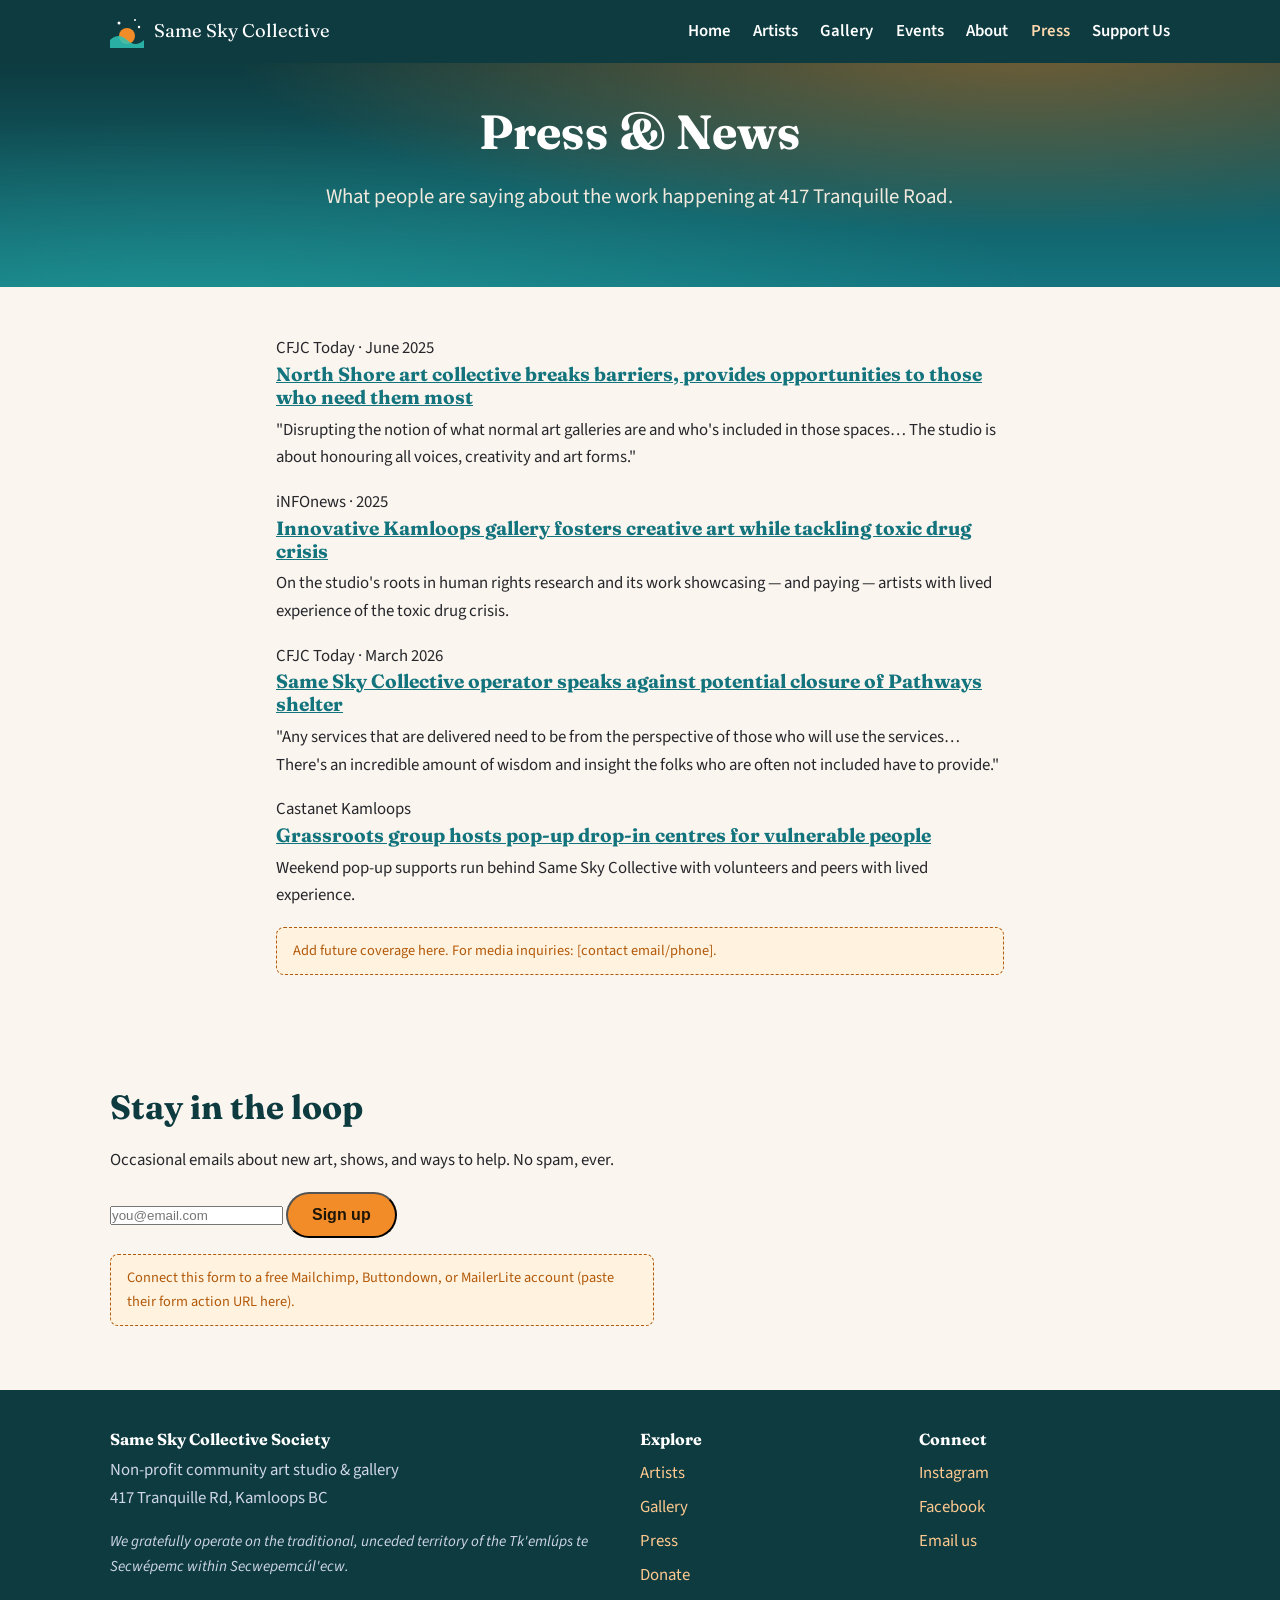
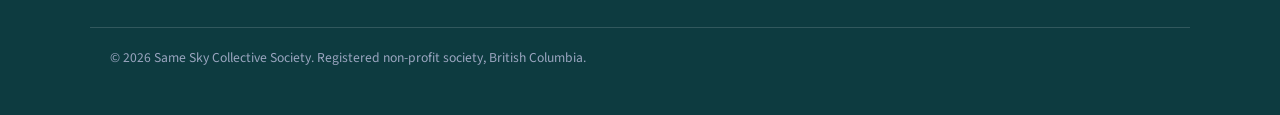
<file: press.html>
<!DOCTYPE html>
<html lang="en">
<head>
<meta charset="UTF-8">
<meta name="viewport" content="width=device-width, initial-scale=1.0">
<title>Press &amp; News — Same Sky Collective Society</title>
<meta name="description" content="News coverage of Same Sky Collective Society — the Kamloops non-profit art studio breaking barriers on the North Shore.">
<link rel="preconnect" href="https://fonts.googleapis.com">
<link rel="preconnect" href="https://fonts.gstatic.com" crossorigin>
<link href="https://fonts.googleapis.com/css2?family=Fraunces:opsz,wght@9..144,400;9..144,600;9..144,700&family=Source+Sans+3:wght@400;600;700&display=swap" rel="stylesheet">
<link rel="stylesheet" href="styles.css">
</head>
<body>
<a class="skip-link" href="#main">Skip to main content</a>

<header class="site-header">
  <div class="header-inner">
    <a class="brand" href="index.html" aria-label="Same Sky Collective Society home">
      <svg width="34" height="34" viewBox="0 0 34 34" aria-hidden="true"><circle cx="17" cy="22" r="8" fill="#f28c28"/><path d="M0 26 Q8.5 18 17 26 T34 26 V34 H0 Z" fill="#2ec4b6" opacity="0.85"/><circle cx="9" cy="9" r="1.5" fill="#fff"/><circle cx="25" cy="6" r="1" fill="#fff"/><circle cx="29" cy="13" r="1.2" fill="#fff"/></svg>
      Same Sky Collective
    </a>
    <button class="nav-toggle" aria-expanded="false" aria-controls="nav" onclick="toggleNav(this)">☰</button>
    <nav class="main-nav" id="nav" aria-label="Main">
      <ul>
        <li><a href="index.html">Home</a></li>
        <li><a href="artists.html">Artists</a></li>
        <li><a href="gallery.html">Gallery</a></li>
        <li><a href="events.html">Events</a></li>
        <li><a href="about.html">About</a></li>
        <li><a href="press.html" aria-current="page">Press</a></li>
        <li><a href="support.html">Support Us</a></li>
      </ul>
    </nav>
  </div>
</header>
<nav class="quick-links" aria-label="Quick links">
  <a href="artists.html">Artists</a>
  <a href="gallery.html">Gallery</a>
  <a href="events.html">Events</a>
  <a href="about.html">About</a>
  <a href="press.html">Press</a>
  <a class="ql-donate" href="support.html">Donate</a>
</nav>

<main id="main">

<div class="hero" style="padding:2.5rem 0;">
  <div class="container">
    <h1>Press &amp; News</h1>
    <p class="tagline">What people are saying about the work happening at 417 Tranquille Road.</p>
  </div>
</div>

<section>
  <div class="container" style="max-width:48rem;">

    <article class="press-item">
      <span class="press-outlet">CFJC Today · June 2025</span>
      <h3><a href="https://cfjctoday.com/2025/06/18/north-shore-art-collective-breaks-barriers-provides-opportunities-to-those-who-need-them-most/">North Shore art collective breaks barriers, provides opportunities to those who need them most</a></h3>
      <p>"Disrupting the notion of what normal art galleries are and who's included in those spaces… The studio is about honouring all voices, creativity and art forms."</p>
    </article>

    <article class="press-item">
      <span class="press-outlet">iNFOnews · 2025</span>
      <h3><a href="https://infotel.ca/newsitem/innovative-kamloops-gallery-fosters-creative-art-while-tackling-toxic-drug-crisis/it109841">Innovative Kamloops gallery fosters creative art while tackling toxic drug crisis</a></h3>
      <p>On the studio's roots in human rights research and its work showcasing — and paying — artists with lived experience of the toxic drug crisis.</p>
    </article>

    <article class="press-item">
      <span class="press-outlet">CFJC Today · March 2026</span>
      <h3><a href="https://cfjctoday.com/2026/03/17/same-sky-collective-operator-speaks-against-potential-closure-of-pathways-shelter/">Same Sky Collective operator speaks against potential closure of Pathways shelter</a></h3>
      <p>"Any services that are delivered need to be from the perspective of those who will use the services… There's an incredible amount of wisdom and insight the folks who are often not included have to provide."</p>
    </article>

    <article class="press-item">
      <span class="press-outlet">Castanet Kamloops</span>
      <h3><a href="https://www.castanet.net/news/Kamloops/584127/Kamloops-social-advocate-grassroots-group-to-host-pop-up-drop-in-centres-for-vulnerable-people">Grassroots group hosts pop-up drop-in centres for vulnerable people</a></h3>
      <p>Weekend pop-up supports run behind Same Sky Collective with volunteers and peers with lived experience.</p>
    </article>

    <div class="note-placeholder">Add future coverage here. For media inquiries: [contact email/phone].</div>
  </div>
</section>

<section class="newsletter-band">
  <div class="container">
    <h2>Stay in the loop</h2>
    <p style="max-width:36em;">Occasional emails about new art, shows, and ways to help. No spam, ever.</p>
    <form class="newsletter-form" action="#" method="post">
      <label class="sr-only" for="nl-email" style="position:absolute;left:-9999px;">Email address</label>
      <input type="email" id="nl-email" name="email" placeholder="you@email.com" required>
      <button class="btn btn-primary" type="submit">Sign up</button>
    </form>
    <p class="note-placeholder" style="max-width:34rem;">Connect this form to a free Mailchimp, Buttondown, or MailerLite account (paste their form action URL here).</p>
  </div>
</section>

</main>

<footer class="site-footer">
  <div class="container footer-grid">
    <div>
      <h4>Same Sky Collective Society</h4>
      <p>Non-profit community art studio &amp; gallery<br>417 Tranquille Rd, Kamloops BC</p>
      <p class="land-ack">We gratefully operate on the traditional, unceded territory of the Tk'emlúps te Secwépemc within Secwepemcúl'ecw.</p>
    </div>
    <div>
      <h4>Explore</h4>
      <ul>
        <li><a href="artists.html">Artists</a></li>
        <li><a href="gallery.html">Gallery</a></li>
        <li><a href="press.html">Press</a></li>
        <li><a href="support.html">Donate</a></li>
      </ul>
    </div>
    <div>
      <h4>Connect</h4>
      <ul>
        <li><a href="https://www.instagram.com/thesameskycollective/">Instagram</a></li>
        <li><a href="https://www.facebook.com/groups/sameskycollectivesociety/">Facebook</a></li>
        <li><a href="mailto:hello@example.com">Email us</a></li>
      </ul>
    </div>
  </div>
  <div class="container footer-note">
    <p>© 2026 Same Sky Collective Society. Registered non-profit society, British Columbia.</p>
  </div>
</footer>

<script>
function toggleNav(btn){
  const nav = document.getElementById('nav');
  const open = nav.classList.toggle('open');
  btn.setAttribute('aria-expanded', open);
}
</script>
</body>
</html>
</file>
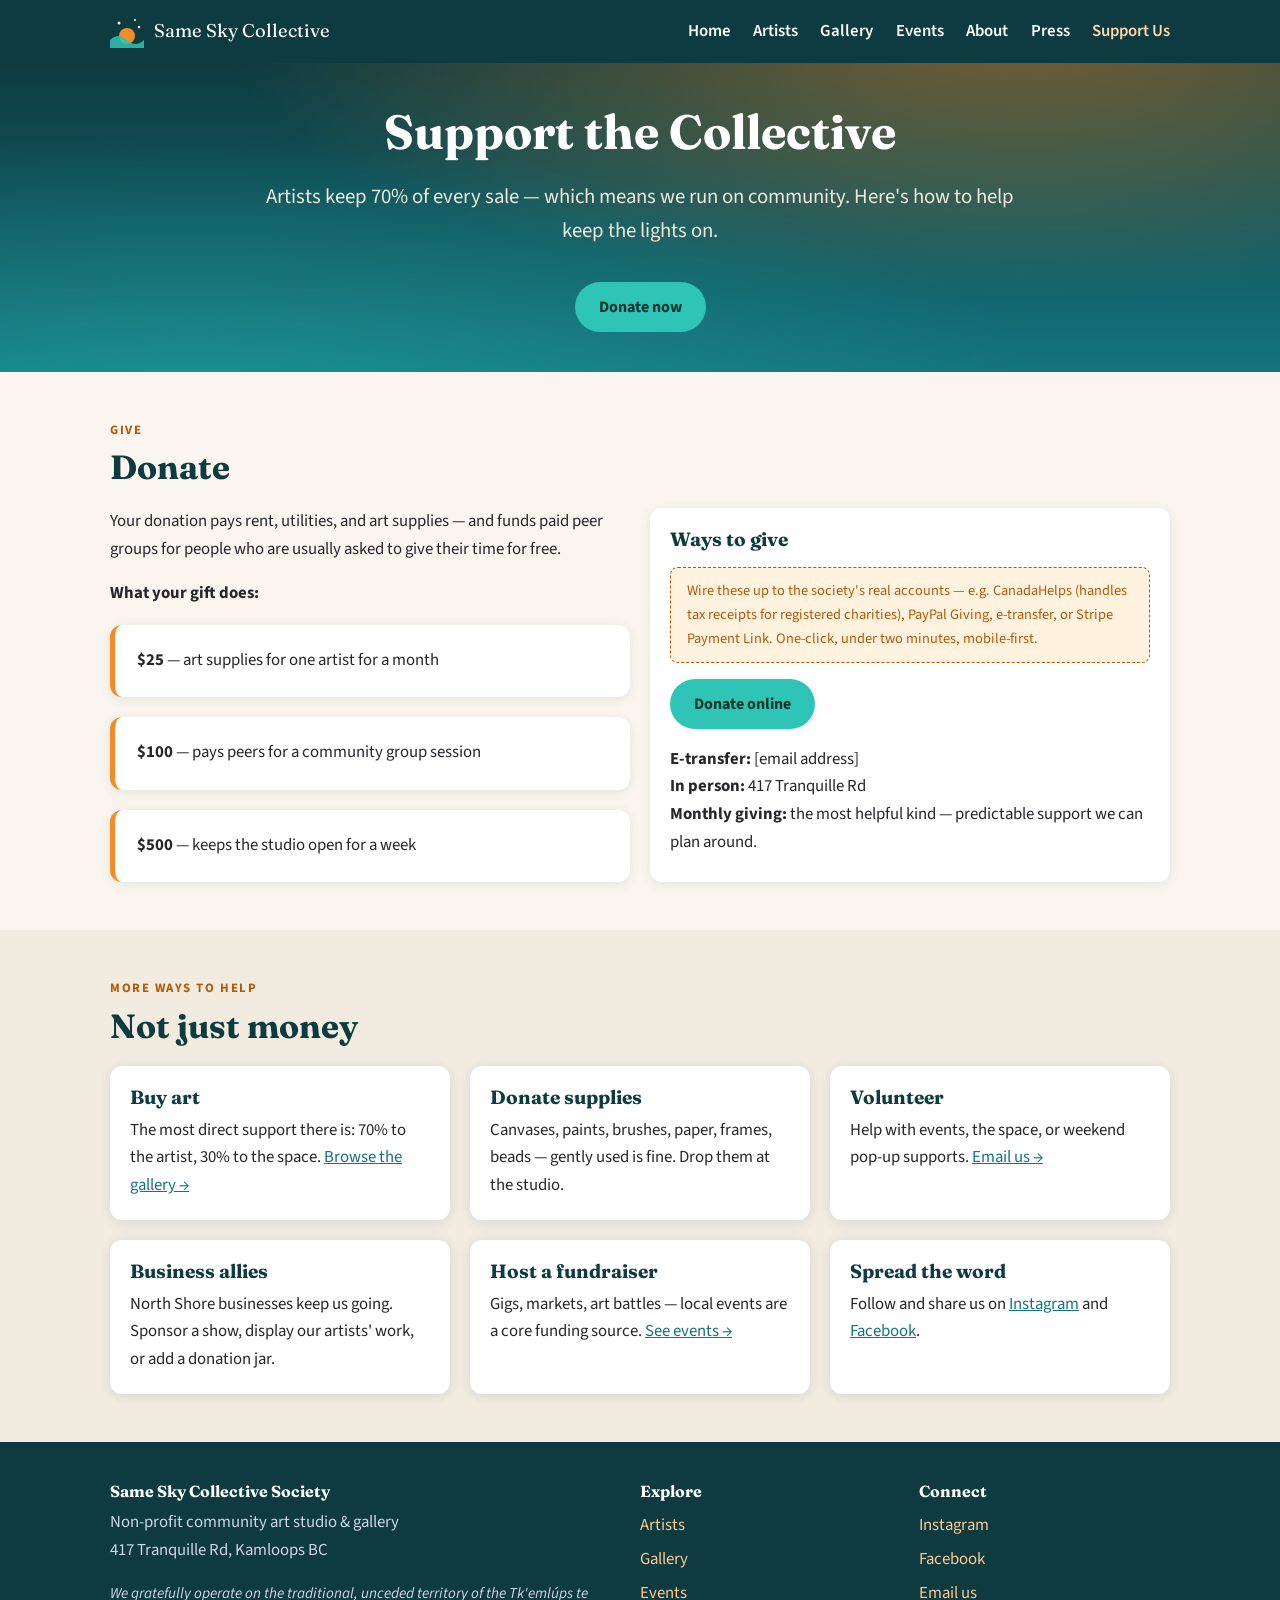
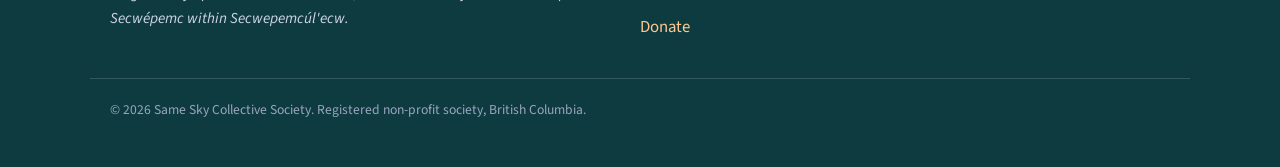
<file: support.html>
<!DOCTYPE html>
<html lang="en">
<head>
<meta charset="UTF-8">
<meta name="viewport" content="width=device-width, initial-scale=1.0">
<title>Support Us — Same Sky Collective Society</title>
<meta name="description" content="Donate, volunteer, buy art, or become a business ally. Because artists keep 70% of sales, community support keeps Same Sky Collective's doors open.">
<link rel="preconnect" href="https://fonts.googleapis.com">
<link rel="preconnect" href="https://fonts.gstatic.com" crossorigin>
<link href="https://fonts.googleapis.com/css2?family=Fraunces:opsz,wght@9..144,400;9..144,600;9..144,700&family=Source+Sans+3:wght@400;600;700&display=swap" rel="stylesheet">
<link rel="stylesheet" href="styles.css">
</head>
<body>
<a class="skip-link" href="#main">Skip to main content</a>

<header class="site-header">
  <div class="header-inner">
    <a class="brand" href="index.html" aria-label="Same Sky Collective Society home">
      <svg width="34" height="34" viewBox="0 0 34 34" aria-hidden="true"><circle cx="17" cy="22" r="8" fill="#f28c28"/><path d="M0 26 Q8.5 18 17 26 T34 26 V34 H0 Z" fill="#2ec4b6" opacity="0.85"/><circle cx="9" cy="9" r="1.5" fill="#fff"/><circle cx="25" cy="6" r="1" fill="#fff"/><circle cx="29" cy="13" r="1.2" fill="#fff"/></svg>
      Same Sky Collective
    </a>
    <button class="nav-toggle" aria-expanded="false" aria-controls="nav" onclick="toggleNav(this)">☰</button>
    <nav class="main-nav" id="nav" aria-label="Main">
      <ul>
        <li><a href="index.html">Home</a></li>
        <li><a href="artists.html">Artists</a></li>
        <li><a href="gallery.html">Gallery</a></li>
        <li><a href="events.html">Events</a></li>
        <li><a href="about.html">About</a></li>
        <li><a href="press.html">Press</a></li>
        <li><a href="support.html" aria-current="page">Support Us</a></li>
      </ul>
    </nav>
  </div>
</header>
<nav class="quick-links" aria-label="Quick links">
  <a href="artists.html">Artists</a>
  <a href="gallery.html">Gallery</a>
  <a href="events.html">Events</a>
  <a href="about.html">About</a>
  <a href="press.html">Press</a>
  <a class="ql-donate" href="support.html">Donate</a>
</nav>

<main id="main">

<div class="hero" style="padding:2.5rem 0;">
  <div class="container">
    <h1>Support the Collective</h1>
    <p class="tagline">Artists keep 70% of every sale — which means we run on community. Here's how to help keep the lights on.</p>
    <div class="hero-ctas">
      <a class="btn btn-donate" href="#donate">Donate now</a>
    </div>
  </div>
</div>

<section id="donate">
  <div class="container">
    <span class="kicker">Give</span>
    <h2>Donate</h2>
    <div class="grid grid-2">
      <div>
        <p>Your donation pays rent, utilities, and art supplies — and funds paid peer groups for people who are usually asked to give their time for free.</p>
        <p><strong>What your gift does:</strong></p>
        <div class="grid">
          <div class="info-box"><strong>$25</strong> — art supplies for one artist for a month</div>
          <div class="info-box"><strong>$100</strong> — pays peers for a community group session</div>
          <div class="info-box"><strong>$500</strong> — keeps the studio open for a week</div>
        </div>
      </div>
      <div class="card"><div class="card-body">
        <h3>Ways to give</h3>
        <div class="note-placeholder">Wire these up to the society's real accounts — e.g. CanadaHelps (handles tax receipts for registered charities), PayPal Giving, e-transfer, or Stripe Payment Link. One-click, under two minutes, mobile-first.</div>
        <p><a class="btn btn-donate" href="#">Donate online</a></p>
        <p><strong>E-transfer:</strong> [email address]<br>
        <strong>In person:</strong> 417 Tranquille Rd<br>
        <strong>Monthly giving:</strong> the most helpful kind — predictable support we can plan around.</p>
      </div></div>
    </div>
  </div>
</section>

<section class="section-alt">
  <div class="container">
    <span class="kicker">More ways to help</span>
    <h2>Not just money</h2>
    <div class="grid grid-3">
      <div class="card"><div class="card-body">
        <h3>Buy art</h3>
        <p>The most direct support there is: 70% to the artist, 30% to the space. <a href="gallery.html">Browse the gallery →</a></p>
      </div></div>
      <div class="card"><div class="card-body">
        <h3>Donate supplies</h3>
        <p>Canvases, paints, brushes, paper, frames, beads — gently used is fine. Drop them at the studio.</p>
      </div></div>
      <div class="card"><div class="card-body">
        <h3>Volunteer</h3>
        <p>Help with events, the space, or weekend pop-up supports. <a href="mailto:hello@example.com?subject=Volunteering">Email us →</a></p>
      </div></div>
      <div class="card"><div class="card-body">
        <h3>Business allies</h3>
        <p>North Shore businesses keep us going. Sponsor a show, display our artists' work, or add a donation jar.</p>
      </div></div>
      <div class="card"><div class="card-body">
        <h3>Host a fundraiser</h3>
        <p>Gigs, markets, art battles — local events are a core funding source. <a href="events.html">See events →</a></p>
      </div></div>
      <div class="card"><div class="card-body">
        <h3>Spread the word</h3>
        <p>Follow and share us on <a href="https://www.instagram.com/thesameskycollective/">Instagram</a> and <a href="https://www.facebook.com/groups/sameskycollectivesociety/">Facebook</a>.</p>
      </div></div>
    </div>
  </div>
</section>

</main>

<footer class="site-footer">
  <div class="container footer-grid">
    <div>
      <h4>Same Sky Collective Society</h4>
      <p>Non-profit community art studio &amp; gallery<br>417 Tranquille Rd, Kamloops BC</p>
      <p class="land-ack">We gratefully operate on the traditional, unceded territory of the Tk'emlúps te Secwépemc within Secwepemcúl'ecw.</p>
    </div>
    <div>
      <h4>Explore</h4>
      <ul>
        <li><a href="artists.html">Artists</a></li>
        <li><a href="gallery.html">Gallery</a></li>
        <li><a href="events.html">Events</a></li>
        <li><a href="support.html">Donate</a></li>
      </ul>
    </div>
    <div>
      <h4>Connect</h4>
      <ul>
        <li><a href="https://www.instagram.com/thesameskycollective/">Instagram</a></li>
        <li><a href="https://www.facebook.com/groups/sameskycollectivesociety/">Facebook</a></li>
        <li><a href="mailto:hello@example.com">Email us</a></li>
      </ul>
    </div>
  </div>
  <div class="container footer-note">
    <p>© 2026 Same Sky Collective Society. Registered non-profit society, British Columbia.</p>
  </div>
</footer>

<script>
function toggleNav(btn){
  const nav = document.getElementById('nav');
  const open = nav.classList.toggle('open');
  btn.setAttribute('ari
</file>
<file: styles.css>
/* Same Sky Collective Society — shared styles
   Palette: twilight blue / sunset amber / warm cream
   Mobile-first, WCAG AA contrast */

:root {
  --sky-deep: #0d3b40;      /* twilight blue — headers, footer */
  --sky-mid: #14747e;
  --amber: #f28c28;         /* sunset amber — accents, buttons */
  --amber-dark: #b3590a;    /* darker amber for AA contrast on cream */
  --cream: #faf6ef;         /* page background */
  --paper: #ffffff;
  --ink: #26262b;           /* body text */
  --ink-soft: #55555e;
  --rose: #2ec4b6;          /* secondary accent */
  --radius: 12px;
  --shadow: 0 2px 12px rgba(13, 59, 64, 0.10);
  --maxw: 1100px;
}

* { margin: 0; padding: 0; box-sizing: border-box; }

html { scroll-behavior: smooth; }

body {
  font-family: 'Source Sans 3', 'Segoe UI', system-ui, sans-serif;
  font-size: 1.05rem;
  line-height: 1.65;
  color: var(--ink);
  background: var(--cream);
}

h1, h2, h3, h4 { font-family: 'Fraunces', Georgia, serif; line-height: 1.2; color: var(--sky-deep); }
h1 { font-size: clamp(1.9rem, 6vw, 3rem); }
h2 { font-size: clamp(1.5rem, 4.5vw, 2.1rem); margin-bottom: 0.6em; }
h3 { font-size: 1.2rem; margin-bottom: 0.4em; }
p { margin-bottom: 1em; }
a { color: var(--sky-mid); }

img { max-width: 100%; display: block; }

.container { max-width: var(--maxw); margin: 0 auto; padding: 0 1.25rem; }

/* ---------- Header / nav ---------- */
.site-header {
  background: var(--sky-deep);
  color: #fff;
  position: sticky;
  top: 0;
  z-index: 50;
}
.header-inner {
  max-width: var(--maxw);
  margin: 0 auto;
  padding: 0.7rem 1.25rem;
  display: flex;
  align-items: center;
  justify-content: space-between;
  flex-wrap: wrap;
  gap: 0.5rem;
}
.brand {
  display: flex;
  align-items: center;
  gap: 0.6rem;
  color: #fff;
  text-decoration: none;
  font-family: 'Fraunces', Georgia, serif;
  font-size: 1.15rem;
}
.brand svg { flex-shrink: 0; }
.nav-toggle {
  background: none;
  border: 2px solid rgba(255,255,255,0.5);
  border-radius: 8px;
  color: #fff;
  font-size: 1.3rem;
  line-height: 1;
  padding: 0.35rem 0.6rem;
  cursor: pointer;
}
.main-nav { display: none; width: 100%; }
.main-nav.open { display: block; }
.main-nav ul { list-style: none; padding: 0.5rem 0 0.75rem; }
.main-nav a {
  display: block;
  color: #fff;
  text-decoration: none;
  padding: 0.55rem 0.25rem;
  border-radius: 6px;
  font-weight: 600;
}
.main-nav a:hover, .main-nav a[aria-current="page"] { color: #ffd9ae; }

.quick-links {
  display: flex;
  gap: 0.5rem;
  overflow-x: auto;
  -webkit-overflow-scrolling: touch;
  padding: 0.55rem 1.25rem;
  background: var(--sky-mid);
}
.quick-links a {
  color: #fff;
  text-decoration: none;
  font-weight: 700;
  font-size: 0.9rem;
  white-space: nowrap;
  padding: 0.35rem 0.95rem;
  border: 1.5px solid rgba(255,255,255,0.45);
  border-radius: 999px;
}
.quick-links a.ql-donate { background: var(--rose); border-color: var(--rose); color: #06332e; }

@media (min-width: 800px) {
  .quick-links { display: none; }
  .nav-toggle { display: none; }
  .main-nav { display: block; width: auto; }
  .main-nav ul { display: flex; gap: 1.4rem; padding: 0; }
  .main-nav a { padding: 0.4rem 0; }
}

/* ---------- Hero ---------- */
.hero {
  background:
    radial-gradient(ellipse at 80% -10%, rgba(242,140,40,0.45), transparent 55%),
    radial-gradient(ellipse at 15% 110%, rgba(46,196,182,0.35), transparent 55%),
    linear-gradient(180deg, var(--sky-deep) 0%, var(--sky-mid) 100%);
  color: #fff;
  padding: 3.5rem 0 4rem;
  text-align: center;
}
.hero h1 { color: #fff; margin-bottom: 0.4em; }
.hero .tagline {
  font-size: clamp(1.05rem, 3vw, 1.3rem);
  max-width: 38em;
  margin: 0 auto 1.6em;
  color: #f1e9dd;
}
.hero-ctas { display: flex; gap: 0.8rem; justify-content: center; flex-wrap: wrap; }

/* ---------- Buttons ---------- */
.btn {
  display: inline-block;
  padding: 0.75rem 1.5rem;
  border-radius: 999px;
  font-weight: 700;
  text-decoration: none;
  font-size: 1rem;
  transition: transform 0.15s ease, box-shadow 0.15s ease;
}
.btn:hover { transform: translateY(-2px); box-shadow: var(--shadow); }
.btn-primary { background: var(--amber); color: #1d1505; }
.btn-outline { border: 2px solid #fff; color: #fff; }
.btn-outline-dark { border: 2px solid var(--sky-deep); color: var(--sky-deep); }
.btn-donate { background: var(--rose); color: #06332e; }

/* ---------- Sections ---------- */
section { padding: 3rem 0; }
.section-alt { background: #f1ebe0; }
.section-dark { background: var(--sky-deep); color: #f1e9dd; }
.section-dark h2 { color: #fff; }
.kicker {
  text-transform: uppercase;
  letter-spacing: 0.12em;
  font-size: 0.8rem;
  font-weight: 700;
  color: var(--amber-dark);
  display: block;
  margin-bottom: 0.5em;
}
.section-dark .kicker { color: #ffc98f; }

/* ---------- Cards & grids ---------- */
.grid { display: grid; gap: 1.25rem; }
@media (min-width: 640px) { .grid-2 { grid-template-columns: 1fr 1fr; } .grid-3 { grid-template-columns: repeat(2, 1fr); } }
@media (min-width: 900px) { .grid-3 { grid-template-columns: repeat(3, 1fr); } }

.card {
  background: var(--paper);
  border-radius: var(--radius);
  box-shadow: var(--shadow);
  overflow: hidden;
  display: flex;
  flex-direction: column;
}
.card-body { padding: 1.25rem; flex: 1; }
.card-body p:last-child { margin-bottom: 0; }

/* Placeholder art blocks — replace with real photos */
.ph {
  aspect-ratio: 4 / 3;
  display: flex;
  align-items: center;
  justify-content: center;
  color: rgba(255,255,255,0.85);
  font-weight: 600;
  font-size: 0.9rem;
  text-align: center;
  padding: 1rem;
}
.ph-1 { background: linear-gradient(135deg, #14747e, #2ec4b6); }
.ph-2 { background: linear-gradient(135deg, #f28c28, #2ec4b6); }
.ph-3 { background: linear-gradient(135deg, #0d3b40, #3e7c8f); }
.ph-4 { background: linear-gradient(135deg, #3e7c8f, #f28c28); }
.ph-5 { background: linear-gradient(135deg, #2ec4b6, #0d3b40); }
.ph-6 { background: linear-gradient(135deg, #0f766e, #f28c28); }
.ph-portrait { aspect-ratio: 1 / 1; border-radius: 50%; width: 120px; margin: 1.25rem auto 0; }

/* ---------- Stats band ---------- */
.stats { display: grid; gap: 1.5rem; text-align: center; }
@media (min-width: 640px) { .stats { grid-template-columns: repeat(3, 1fr); } }
.stat-number { font-family: 'Fraunces', Georgia, serif; font-size: 2.6rem; color: var(--amber); }

/* ---------- Visit / info ---------- */
.info-box {
  background: var(--paper);
  border-left: 5px solid var(--amber);
  border-radius: var(--radius);
  box-shadow: var(--shadow);
  padding: 1.4rem;
}
.info-box ul { list-style: none; }
.info-box li { padding: 0.3rem 0; }
.info-box li strong { color: var(--sky-deep); }

/* ---------- Events ---------- */
.event {
  display: flex;
  gap: 1.1rem;
  background: var(--paper);
  border-radius: var(--radius);
  box-shadow: var(--shadow);
  padding: 1.2rem;
  margin-bottom: 1.1rem;
}
.event-date {
  flex-shrink: 0;
  width: 70px;
  text-align: center;
  background: var(--sky-deep);
  color: #fff;
  border-radius: 10px;
  padding: 0.55rem 0.3rem;
  height: fit-content;
}
.event-date .month { display: block; font-size: 0.75rem; text-transform: uppercase; letter-spacing: 0.08em; color: #ffc98f; }
.event-date .day { display: block; font-family: 'Fraunces', Georgia, serif; font-size: 1.6rem; line-height: 1.1; }
.event h3 { margin-bottom: 0.2em; }
.event p { margin-bottom: 0.3em; color: var(--ink-soft); }

/* ---------- Footer ---------- */
.site-footer { background: var(--sky-deep); color: #cfd6e6; padding: 2.5rem 0 2rem; }
.footer-grid { display: grid; gap: 1.8rem; }
@media (min-width: 700px) { .footer-grid { grid-template-columns: 2fr 1fr 1fr; } }
.site-footer h4 { color: #fff; margin-bottom: 0.5em; font-size: 1rem; }
.site-footer a { color: #ffc98f; text-decoration: none; }
.site-footer a:hover { text-decoration: underline; }
.site-footer ul { list-style: none; }
.site-footer li { padding: 0.2rem 0; }
.footer-note { margin-top: 2rem; font-size: 0.85rem; color: #9aa5bf; border-top: 1px solid rgba(255,255,255,0.15); padding-top: 1.2rem; }

/* ---------- Misc ---------- */
.land-ack { font-size: 0.95rem; font-style: italic; }
.badge {
  display: inline-block;
  background: #f3e2cd;
  color: var(--amber-dark);
  font-size: 0.78rem;
  font-weight: 700;
  padding: 0.2rem 0.7rem;
  border-radius: 999px;
  text-transform: uppercase;
  letter-spacing: 0.06em;
  margin-bottom: 0.6rem;
}
.price { font-weight: 700; color: var(--sky-deep); }
.sold { color: var(--amber-dark); font-weight: 700; }
.note-placeholder {
  background: #fff3df;
  border: 1px dashed var(--amber-dark);
  border-radius: 8px;
  padding: 0.7rem 1rem;
  font-size: 0.9rem;
  color: var(--amber-dark);
  margin: 1rem 0;
}
.skip-link {
  position: absolute; left: -9999px;
  background: #fff; color: var(--sky-deep); padding: 0.5rem 1rem; z-index: 100;
}
.skip-link:focus { left: 0.5rem; top: 0.5rem; }
</file>
